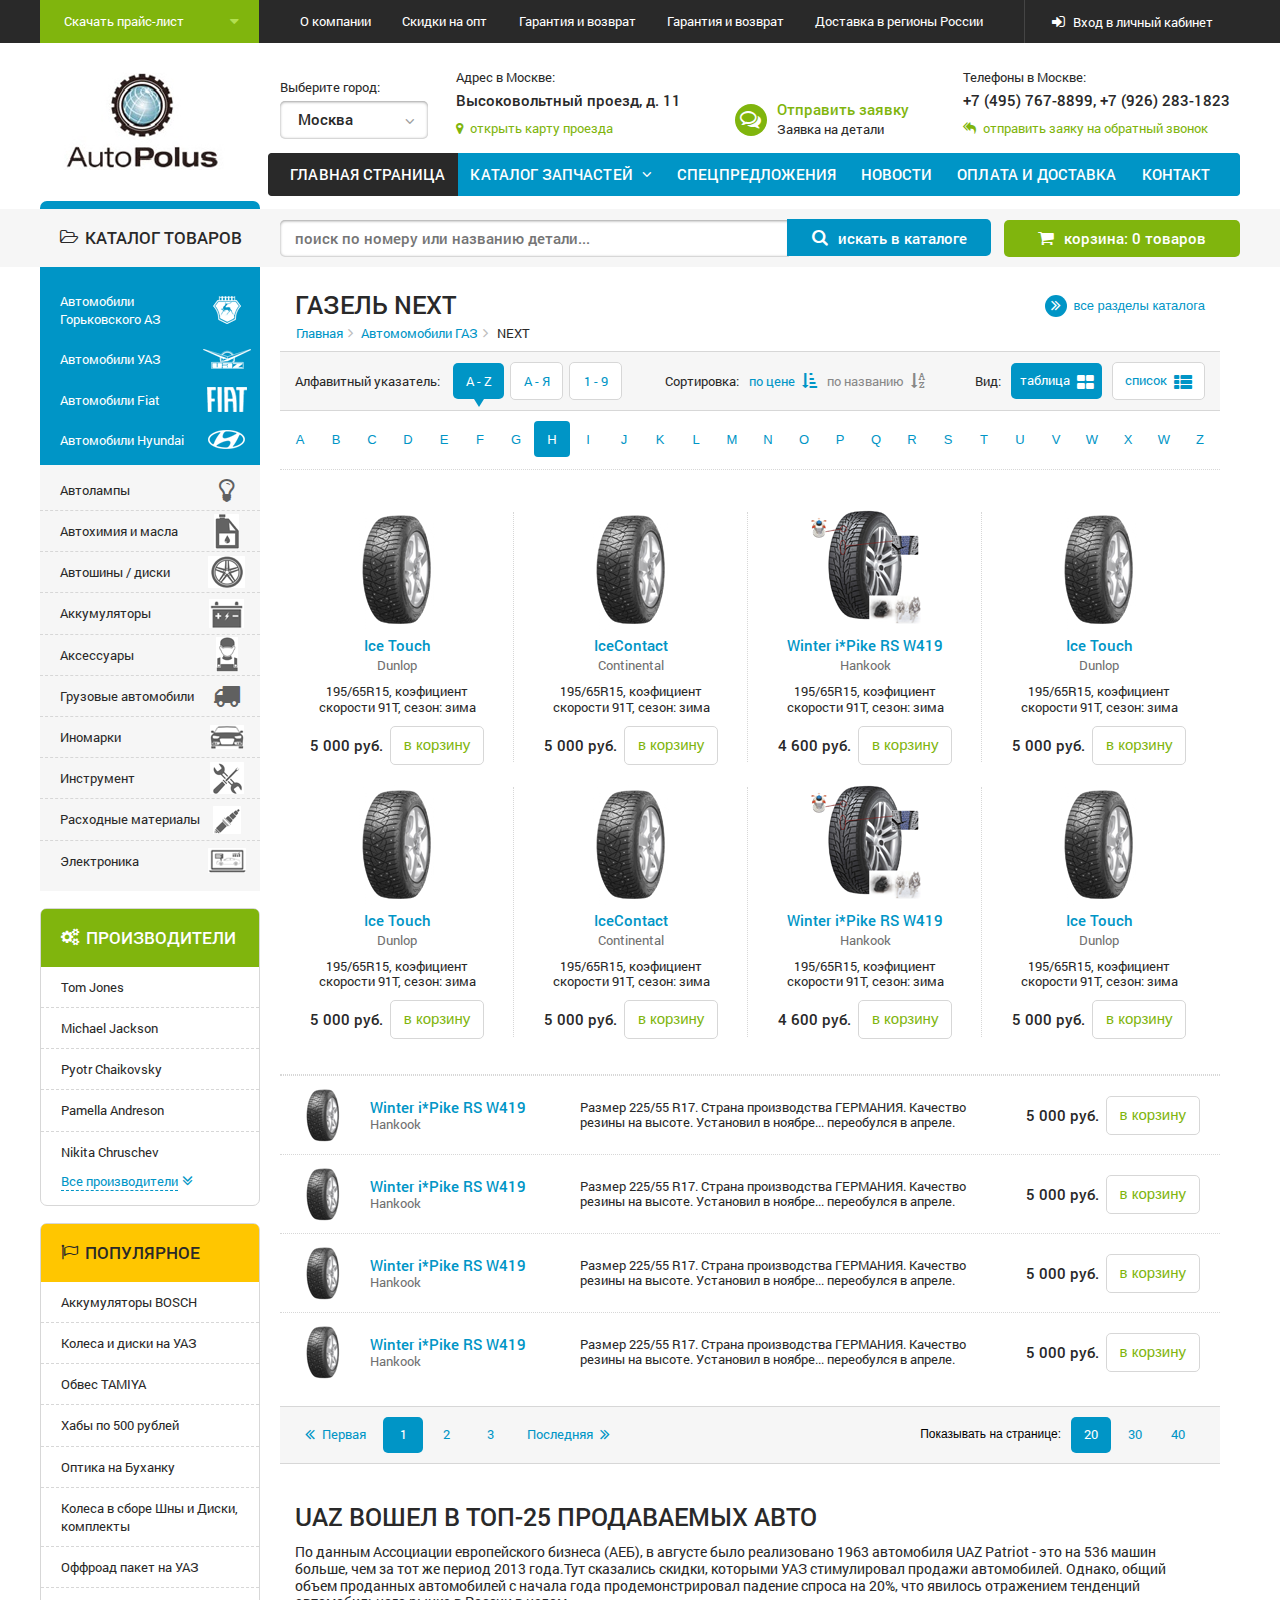
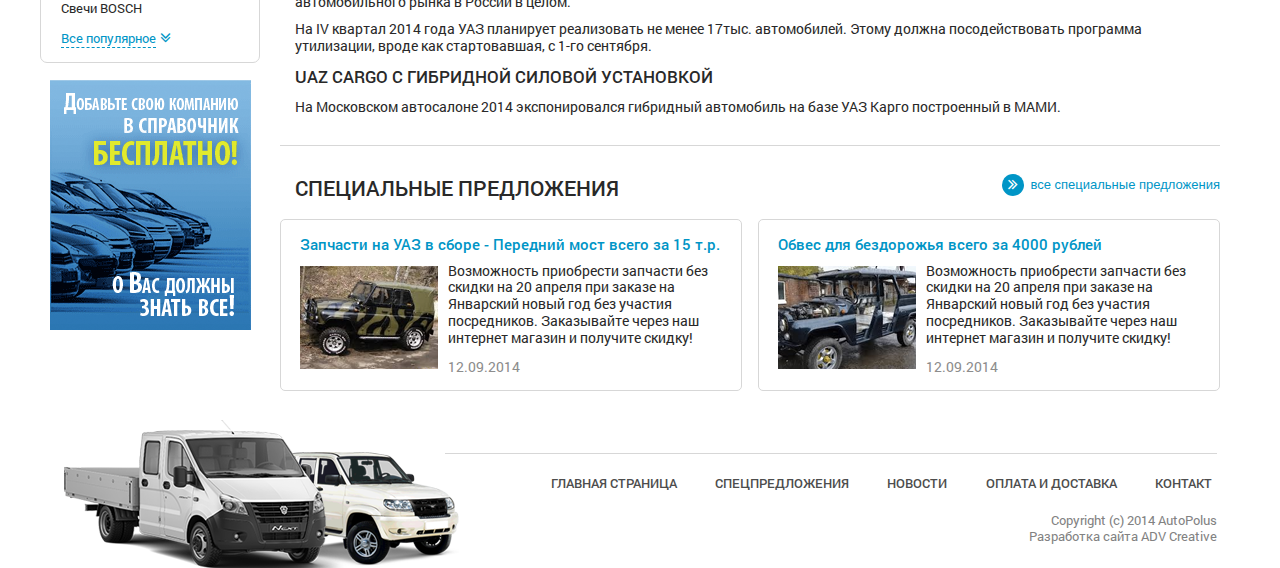
<file: 2level.html>
<!doctype html>
<html>
<head>
	<meta charset="utf-8">
	<title>Template</title>
	<meta name="viewport" content="initial-scale=1">
	<meta name="format-detection" content="telephone=no">
	<!-- <meta name="viewport" content="width=1200"> -->
	<link rel="stylesheet" media="all" href="css/screen.css" >
	<link rel="stylesheet" media="all" href="css/font-awesome.min.css" >
	<!--[if IE]><script src="js/html5shiv.js"></script><![endif]-->
</head>
<body>
<div class="overlay"></div>
<div class="js-popup">
	<div class="js-popup-style js-callback">
		<span class="js-close">x</span>
		<form action="">
			<span class="heading">Заявка на обратный звонок</span>
			<label for="">
				<span>Имя:</span>
				<input type="text">
			</label>
			<label for="">
				<span>Номер:</span>
				<input type="text">
			</label>
			<input type="submit" value="Отправить" class="popup-submit">
		</form>
	</div>
	<div class="js-popup-style js-request">
		<span class="js-close">x</span>
		<form action="">
			<span class="heading">Заявка на детали</span>
			<label for="">
				<span>Имя:</span>
				<input type="text">
			</label>
			<label for="">
				<span>Фамилия:</span>
				<input type="text">
			</label>
			<label for="">
				<span>E-mail:</span>
				<input type="text">
			</label>
			<label for="">
				<span>Контактный телефон:</span>
				<input type="text">
			</label>
			<div class="js-select-box">
				<span class="name">Область</span>
				<div class="select js-select">
					<span class="select__text js-select-text">Выберите из списка</span>
					<i class="fa fa-angle-down"></i>
					<input type="hidden" class="js-select-input" value="0">
					<ul class="select__list js-select-list">
						<li data-id="0">Москва</li>
						<li data-id="2">Одесса</li>
						<li data-id="3">Питер</li>
						<li data-id="4">Киев</li>
						<li data-id="4">Пушкино!</li>
					</ul>
				</div>
			</div>
			<label for="">
				<span>Город:</span>
				<input type="text">
			</label>
			<input type="submit" value="Отправить" class="popup-submit">
		</form>
	</div>
	<div class="js-popup-style js-map">
		<span class="js-close">x</span>
		<div class="map"></div>
	</div>
	<div class="js-popup-style js-login">
		<span class="js-close">x</span>
		<form action="">
			<span class="heading">Вход в личный кабинет</span>
			<label for="">
				<span>Логин:</span>
				<input type="text">
			</label>
			<label for="">
				<span>Пароль:</span>
				<input type="text">
			</label>
			<input type="submit" value="Войти" class="popup-submit">
		</form>
	</div>
</div>
<!-- BEGIN  out-->
<div class="out">
	<div class="header">
		<div class="header__top">
			<div class="inner">
				<div class="header__download">
					<a href="#" class="is-download"><span>Скачать прайс-лист</span><i class="fa fa-caret-down"></i></a>
					<ul>
						<li><a href="#"><span>Скачать прайс-лист1</span></a></li>
						<li><a href="#"><span>Скачать прайс-лист2</span></a></li>
						<li><a href="#"><span>Скачать прайс-лист3</span></a></li>
					</ul>
				</div>
				<ul class="top-nav">
					<li><a href="#">О компании</a></li>
					<li><a href="#">Скидки на опт</a></li>
					<li><a href="#">Гарантия и возврат</a></li>
					<li><a href="#">Гарантия и возврат</a></li>
					<li><a href="#">Доставка в регионы России</a></li>
				</ul>
				<div class="header__login">
					<a href="#"><i class="fa fa-sign-in"></i>Вход в личный кабинет</a>
				</div>
			</div>
		</div>
		<!--/header__top-->
		<div class="header__bottom">
			<div class="inner">				
				<a href="#" class="logo"><img src="img/logo.png" alt=""></a>
				<div class="contacts">
					<div class="city">
						<span class="contacts__title">Выберите город:</span>
						<div class="select js-select">
							<span class="select__text js-select-text">Москва</span>
							<i class="fa fa-angle-down"></i>
							<input type="hidden" class="js-select-input" value="0">
							<ul class="select__list js-select-list">
								<li data-id="0">Москва</li>
								<li data-id="2">Киев</li>
								<li data-id="3">Питер</li>
								<li data-id="4">Одесса</li>
							</ul>
						</div>
					</div>
					<div class="address">
						<span class="contacts__title">Адрес в Москве:</span>
						<p>Высоковольтный проезд, д. 11</p>
						<a href="#"><i class="fa fa-map-marker"></i>открыть карту проезда</a>
					</div>
					<div class="request">
						<i class="fa fa-comments-o"></i><a href="#"><span class="is-green">Отправить заявку</span></a>
						<span class="contacts__title">Заявка на детали</span>
					</div>
					<div class="callback">
						<span class="contacts__title">Телефоны в Москве:</span>
						<p>+7 (495) 767-8899, +7 (926) 283-1823</p>
						<a href="#"><i class="fa fa-mail-reply-all"></i>отправить заяку на обратный звонок</a>
					</div>
				</div>
				<ul class="nav">
					<li><a href="#" class="is-last">Контакт</a></li>
					<li><a href="#">Оплата и доставка</a></li>
					<li><a href="#">Новости</a></li>
					<li><a href="#">Спецпредложения</a></li>
					<li><a href="#" class="is-drop">Каталог запчастей<i class="fa fa-angle-down"></i></a>
						<ul class="nav__sub">
							<li><a href="#">Каталог запчастей</a></li>
							<li><a href="#">Каталог запчастей</a></li>
							<li><a href="#">Каталог запчастей</a></li>
							<li><a href="#">Каталог запчастей</a></li>
							<li><a href="#">Каталог запчастей</a></li>
						</ul>
					</li>
					<li><a href="#" class="is-first is-active">Главная страница</a></li>
				</ul>
			</div>
		</div>
		<!--/header__bottom-->
	</div>
	<div class="main">
		<div class="search">
			<div class="search__inner">
				<form action="">
					<input type="text" class="search__keyword" placeholder="поиск по номеру или названию детали...">
					<button class="search__submit"><i class="fa fa-search"></i><span>искать в каталоге</span></button>
					<a href="#" class="search__prod"><i class="fa fa-shopping-cart"></i><span>корзина: 0 товаров</span></a>
				</form>
			</div>
		</div>
		<!--/search-->
		<div class="main__inner">
			<div class="sidebar">
				<div class="sidebar__cars">
					<div class="sidebar__box is-blue">
						<span class="sidebar__title"><i class="fa fa-folder-open-o"></i><span>Каталог товаров</span></span>
						<ul class="sidebar__list sidebar__list_mod">
							<li><a href="#" class="logo-az">Автомобили <br>Горьковского АЗ<span><i></i></span></a></li>
							<li><a href="#" class="logo-uaz">Автомобили УАЗ<span><i></i></span></a></li>
							<li><a href="#" class="logo-fiat">Автомобили Fiat<span><i></i></span></a></li>
							<li><a href="#" class="logo-hyundai">Автомобили Hyundai<span><i></i></span></a></li>
						</ul>
						<ul class="sidebar__list sidebar__list_bg">
							<li><a href="#" class="is-first">Автолампы<span><i class="fa fa-lightbulb-o"></i></span></a></li>
							<li><a href="#" class="logo-chemistry">Автохимия и масла<span><i></i></span></a></li>
							<li><a href="#" class="logo-disc">Автошины / диски<span><i></i></span></a></li>
							<li><a href="#" class="logo-battery">Аккумуляторы<span><i></i></span></a></li>
							<li><a href="#" class="logo-accessories">Аксессуары<span><i></i></span></a></li>
							<li><a href="#" class="logo-kamaz">Грузовые автомобили<span><i class="fa fa-truck"></i></span></a></li>
							<li><a href="#" class="logo-foreign-car">Иномарки<span><i></i></span></a></li>
							<li><a href="#" class="logo-tools">Инструмент<span><i></i></span></a></li>
							<li><a href="#" class="logo-materials">Расходные материалы<span><i></i></span></a></li>
							<li><a href="#" class="logo-electronics">Электроника<span><i></i></span></a></li>
						</ul>
					</div>
					<div class="sidebar__box is-green">
						<span class="sidebar__title"><i class="fa fa-cogs"></i><span>Производители</span></span>
						<ul class="sidebar__list">
							<li><a href="#" class="is-first">Tom Jones</a></li>
							<li><a href="#">Michael Jackson</a></li>
							<li><a href="#">Pyotr Chaikovsky</a></li>
							<li><a href="#">Pamella Andreson</a></li>
							<li><a href="#">Nikita Chruschev</a></li>
						</ul>
						<a href="#" class="sidebar__more"><span>Все производители</span><i class="fa fa-angle-double-down"></i></a>
					</div>
					<div class="sidebar__box is-yellow">
						<span class="sidebar__title"><i class="fa fa-flag-o"></i><span>Популярное</span></span>
						<ul class="sidebar__list">
							<li><a href="#" class="is-first">Аккумуляторы BOSCH</a></li>
							<li><a href="#">Колеса и диски на УАЗ</a></li>
							<li><a href="#">Обвес TAMIYA</a></li>
							<li><a href="#">Хабы по 500 рублей</a></li>
							<li><a href="#">Оптика на Буханку</a></li>
							<li><a href="#">Колеса в сборе Шны и Диски, комплекты</a></li>
							<li><a href="#">Оффроад пакет на УАЗ</a></li>
							<li><a href="#">Свечи BOSCH</a></li>
						</ul>
						<a href="#" class="sidebar__more"><span>Все популярное</span><i class="fa fa-angle-double-down"></i></a>
					</div>
					<a href="#" class="sidebar__banner"><img src="img/sidebar-banner.png" alt=""></a>
				</div>
			</div>
			<!--/sidebar-->
			<div class="content content_mod">
				<div class="content__top">
					<a href="#" class="more"><span class="more__icon"><i class="fa fa-angle-double-right"></i></span><span>все разделы каталога</span></a>
					<span class="heading">Газель Next</span>
					<ul class="way">
						<li><a href="#">Главная</a></li>
						<li><a href="#">Автомомобили ГАЗ</a></li>
						<li class="is-active"><a href="#">NEXT</a></li>
					</ul>
				</div>
				<div class="alphabet">
					<div class="alphabet__top">
						<div class="alphabet__left">
							<span class="alphabet__label">Алфавитный указатель:                         </span>
							<ul class="alphabet__list">
								<li>
									<a href="#" class="is-active"><span>A - Z</span></a>
								</li>
								<li>
									<a href="#"><span>А - Я</span></a>
								</li>
								<li>
									<a href="#"><span>1 - 9</span></a>
								</li>
							</ul>
						</div>
						<div class="alphabet__center">
							<span class="alphabet__label">Сортировка:</span>
							<a href="#" class="alphabet__link is-active"><span>по цене</span><i class="fa fa-sort-amount-asc"></i></a>
							<a href="#" class="alphabet__link"><span>по названию</span><i class="fa fa-sort-alpha-asc"></i></a>
						</div>
						<div class="alphabet__right">
							<span class="alphabet__label">Вид:</span>
							<a href="#" class="alphabet__button is-active"><span>таблица</span><i class="fa fa-th-large"></i></a>
							<a href="#" class="alphabet__button"><span>список</span><i class="fa fa-th-list"></i></a>
						</div>
					</div>
					<div class="alphabet__bottom">
						<ul>
							<li><a href="#" class="alphabet__item"><span>a</span></a></li>
							<li><a href="#" class="alphabet__item"><span>b</span></a></li>
							<li><a href="#" class="alphabet__item"><span>c</span></a></li>
							<li><a href="#" class="alphabet__item"><span>d</span></a></li>
							<li><a href="#" class="alphabet__item"><span>e</span></a></li>
							<li><a href="#" class="alphabet__item"><span>f</span></a></li>
							<li><a href="#" class="alphabet__item"><span>g</span></a></li>
							<li><a href="#" class="alphabet__item is-active"><span>h</span></a></li>
							<li><a href="#" class="alphabet__item"><span>i</span></a></li>
							<li><a href="#" class="alphabet__item"><span>j</span></a></li>
							<li><a href="#" class="alphabet__item"><span>k</span></a></li>
							<li><a href="#" class="alphabet__item"><span>l</span></a></li>
							<li><a href="#" class="alphabet__item"><span>m</span></a></li>
							<li><a href="#" class="alphabet__item"><span>n</span></a></li>
							<li><a href="#" class="alphabet__item"><span>o</span></a></li>
							<li><a href="#" class="alphabet__item"><span>p</span></a></li>
							<li><a href="#" class="alphabet__item"><span>q</span></a></li>
							<li><a href="#" class="alphabet__item"><span>r</span></a></li>
							<li><a href="#" class="alphabet__item"><span>s</span></a></li>
							<li><a href="#" class="alphabet__item"><span>t</span></a></li>
							<li><a href="#" class="alphabet__item"><span>u</span></a></li>
							<li><a href="#" class="alphabet__item"><span>v</span></a></li>
							<li><a href="#" class="alphabet__item"><span>w</span></a></li>
							<li><a href="#" class="alphabet__item"><span>x</span></a></li>
							<li><a href="#" class="alphabet__item"><span>w</span></a></li>
							<li><a href="#" class="alphabet__item"><span>z</span></a></li>
						</ul>
					</div>
				</div>
				<div class="similar similar_mod">
					<div class="similar__item similar__item_mod">
						<div class="similar__img">
							<img src="img/items/ice-touch.png" alt="">
						</div>
						<a href="#" class="name">Ice Touch</a>
						<span class="comp">Dunlop</span>
						<p>195/65R15, коэфициент скорости 91T, сезон: зима</p>
						<div class="similar__bot">
							<span class="price">5 000 руб.</span>
							<a href="#" class="btn-cart">в корзину</a>
						</div>
					</div>
					<div class="similar__item similar__item_mod">
						<div class="similar__img">
							<img src="img/items/ice-touch.png" alt="">
						</div>
						<a href="#" class="name">IceContact</a>
						<span class="comp">Continental</span>
						<p>195/65R15, коэфициент скорости 91T, сезон: зима</p>
						<div class="similar__bot">
							<span class="price">5 000 руб.</span>
							<a href="#" class="btn-cart">в корзину</a>
						</div>
					</div>
					<div class="similar__item similar__item_mod">
						<div class="similar__img">
							<img src="img/items/winter-pike.png" alt="">
						</div>
						<a href="#" class="name">Winter i*Pike RS W419</a>
						<span class="comp">Hankook</span>
						<p>195/65R15, коэфициент скорости 91T, сезон: зима</p>
						<div class="similar__bot">
							<span class="price">4 600 руб.</span>
							<a href="#" class="btn-cart">в корзину</a>
						</div>
					</div>
					<div class="similar__item">
						<div class="similar__img">
							<img src="img/items/ice-touch.png" alt="">
						</div>
						<a href="#" class="name">Ice Touch</a>
						<span class="comp">Dunlop</span>
						<p>195/65R15, коэфициент скорости 91T, сезон: зима</p>
						<div class="similar__bot">
							<span class="price">5 000 руб.</span>
							<a href="#" class="btn-cart">в корзину</a>
						</div>
					</div>
					<div class="similar__item similar__item_mod">
						<div class="similar__img">
							<img src="img/items/ice-touch.png" alt="">
						</div>
						<a href="#" class="name">Ice Touch</a>
						<span class="comp">Dunlop</span>
						<p>195/65R15, коэфициент скорости 91T, сезон: зима</p>
						<div class="similar__bot">
							<span class="price">5 000 руб.</span>
							<a href="#" class="btn-cart">в корзину</a>
						</div>
					</div>
					<div class="similar__item similar__item_mod">
						<div class="similar__img">
							<img src="img/items/ice-touch.png" alt="">
						</div>
						<a href="#" class="name">IceContact</a>
						<span class="comp">Continental</span>
						<p>195/65R15, коэфициент скорости 91T, сезон: зима</p>
						<div class="similar__bot">
							<span class="price">5 000 руб.</span>
							<a href="#" class="btn-cart">в корзину</a>
						</div>
					</div>
					<div class="similar__item similar__item_mod">
						<div class="similar__img">
							<img src="img/items/winter-pike.png" alt="">
						</div>
						<a href="#" class="name">Winter i*Pike RS W419</a>
						<span class="comp">Hankook</span>
						<p>195/65R15, коэфициент скорости 91T, сезон: зима</p>
						<div class="similar__bot">
							<span class="price">4 600 руб.</span>
							<a href="#" class="btn-cart">в корзину</a>
						</div>
					</div>
					<div class="similar__item">
						<div class="similar__img">
							<img src="img/items/ice-touch.png" alt="">
						</div>
						<a href="#" class="name">Ice Touch</a>
						<span class="comp">Dunlop</span>
						<p>195/65R15, коэфициент скорости 91T, сезон: зима</p>
						<div class="similar__bot">
							<span class="price">5 000 руб.</span>
							<a href="#" class="btn-cart">в корзину</a>
						</div>
					</div>
				</div>
				<!--/similar-->
				<div class="cart-box cart-box_mod">
					<div class="cart-item cart-item_mod">
						<div class="left">
							<div class="img"><img src="img/cart-img.png" alt=""></div>
							<p><a href="#">Winter i*Pike RS W419</a>
							<span>Hankook</span></p>
						</div>
						<p class="center">Размер 225/55 R17. Страна производства ГЕРМАНИЯ. Качество резины на высоте. Установил в ноябре... переобулся в апреле.</p>
						<div class="right">
							<span class="char__label">5 000 руб.</span>
							<a href="#" class="btn-cart">в корзину</a>
						</div>
					</div>
					<div class="cart-item cart-item_mod">
						<div class="left">
							<div class="img"><img src="img/cart-img.png" alt=""></div>
							<p><a href="#">Winter i*Pike RS W419</a>
							<span>Hankook</span></p>
						</div>
						<p class="center">Размер 225/55 R17. Страна производства ГЕРМАНИЯ. Качество резины на высоте. Установил в ноябре... переобулся в апреле.</p>
						<div class="right">
							<span class="char__label">5 000 руб.</span>
							<a href="#" class="btn-cart">в корзину</a>
						</div>
					</div>
					<div class="cart-item cart-item_mod">
						<div class="left">
							<div class="img"><img src="img/cart-img.png" alt=""></div>
							<p><a href="#">Winter i*Pike RS W419</a>
							<span>Hankook</span></p>
						</div>
						<p class="center">Размер 225/55 R17. Страна производства ГЕРМАНИЯ. Качество резины на высоте. Установил в ноябре... переобулся в апреле.</p>
						<div class="right">
							<span class="char__label">5 000 руб.</span>
							<a href="#" class="btn-cart">в корзину</a>
						</div>
					</div>
					<div class="cart-item cart-item_mod">
						<div class="left">
							<div class="img"><img src="img/cart-img.png" alt=""></div>
							<p><a href="#">Winter i*Pike RS W419</a>
							<span>Hankook</span></p>
						</div>
						<p class="center">Размер 225/55 R17. Страна производства ГЕРМАНИЯ. Качество резины на высоте. Установил в ноябре... переобулся в апреле.</p>
						<div class="right">
							<span class="char__label">5 000 руб.</span>
							<a href="#" class="btn-cart">в корзину</a>
						</div>
					</div>
				</div>
				<!--/cart-box-->
				<div class="pages">
					<div class="pages__left">
						<a href="#" class="pages__prev"><i class="fa fa-angle-double-left"></i><span>Первая</span></a>
						<ul>
							<li><a href="#" class="is-active"><span>1</span></a></li>
							<li><a href="#"><span>2</span></a></li>
							<li><a href="#"><span>3</span></a></li>
						</ul>
						<a href="#" class="pages__next"><span>Последняя</span><i class="fa fa-angle-double-right"></i></a>
					</div>
					<div class="pages__right">
						<span class="pages__label">Показывать на странице:</span>
						<ul>
							<li><a href="#" class="is-active"><span>20</span></a></li>
							<li><a href="#"><span>30</span></a></li>
							<li><a href="#"><span>40</span></a></li>
						</ul>
					</div>
				</div>
				<!--/pages-->
				<div class="text-box">
					<h1>UAZ вошел в ТОП-25 продаваемых авто</h1>
					<p>По данным Ассоциации европейского бизнеса (АЕБ), в августе было реализовано 1963 автомобиля UAZ Patriot - это на 536 машин больше, чем за тот же период 2013 года.Тут сказались скидки, которыми УАЗ стимулировал продажи автомобилей. Однако, общий объем проданных автомобилей с начала года продемонстрировал падение спроса на 20%, что явилось отражением тенденций автомобильного рынка в России в целом.</p>
					<p>На IV квартал 2014 года УАЗ планирует реализовать не менее 17тыс. автомобилей. Этому должна посодействовать программа утилизации, вроде как стартовавшая, с 1-го сентября.</p>
					<h3>UAZ Cargo с гибридной силовой установкой</h3>
					<p>На Московском автосалоне 2014 экспонировался гибридный автомобиль на базе УАЗ Карго построенный в МАМИ.</p>
				</div>
				<!--/text-box-->
				<div class="items">
					<a href="#" class="more"><span class="more__icon"><i class="fa fa-angle-double-right"></i></span><span>все специальные предложения</span></a>
					<h2>Специальные предложения</h2>
					<div class="items__box">
						<a href="#" class="item">
							<span class="item__title">Запчасти на УАЗ в сборе - Передний мост всего за 15 т.р.</span>
							<img src="img/item-1.png" alt="" class="item__img">
							<p>Возможность приобрести запчасти без скидки на 20 апреля при заказе на Январский новый год без участия посредников. Заказывайте через наш интернет магазин и получите скидку! </p>
							<span class="item__date">12.09.2014</span>
						</a>
						<a href="#" class="item">
							<span class="item__title">Обвес для бездорожья всего за 4000 рублей</span>
							<img src="img/item-2.png" alt="" class="item__img">
							<p>Возможность приобрести запчасти без скидки на 20 апреля при заказе на Январский новый год без участия посредников. Заказывайте через наш интернет магазин и получите скидку! </p>
							<span class="item__date">12.09.2014</span>
						</a>
					</div>
				</div>
				<!--/items-->
			</div>
		</div>
	</div>
	<div class="footer">
		<div class="footer__inner">
			<div class="footer__bottom">
				<ul class="footer__menu">
					<li><a href="#">Главная страница</a></li>
					<li><a href="#">Спецпредложения</a></li>
					<li><a href="#">Новости</a></li>
					<li><a href="#">Оплата и доставка</a></li>
					<li><a href="#">Контакт</a></li>
				</ul>
				<p class="copyright">Copyright (c) 2014 AutoPolus <br>Разработка сайта ADV Creative</p>
			</div>
		</div>
	</div>
</div>
<!-- END out-->
<!-- load scripts -->
<script type="text/javascript" src="js/lib/jquery.js"></script>
<script type="text/javascript" src="js/lib/cycle.js"></script>
<script type="text/javascript" src="js/lib/cycle.carousel.js"></script>
<script type="text/javascript" src="js/common.js"></script>
<script type="text/javascript" src="js/lib/head.js"></script>
</body>
</html>
</file>
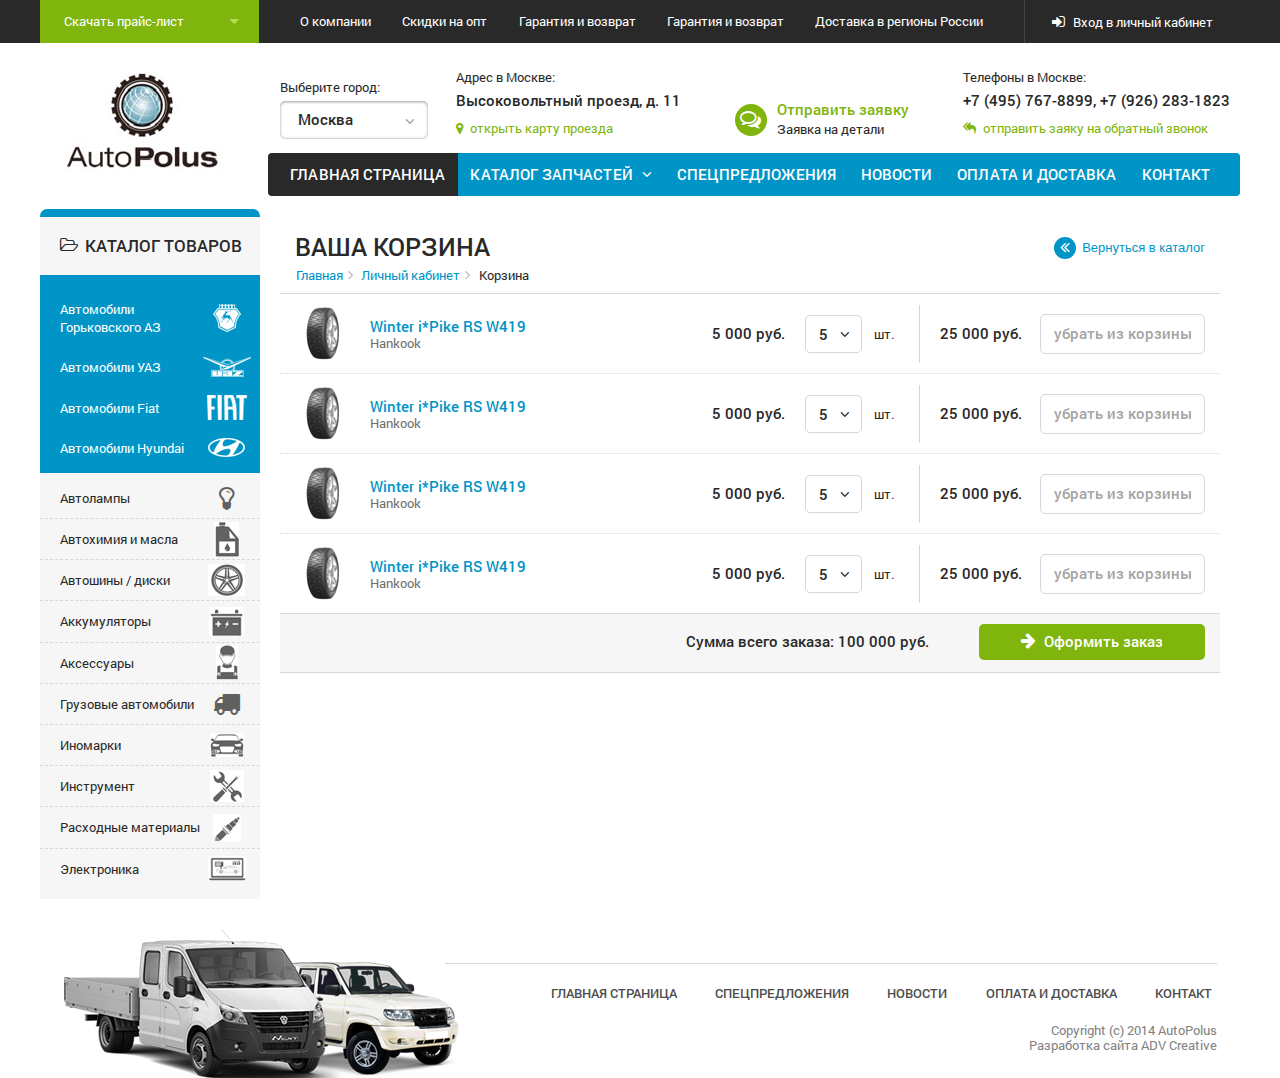
<file: cart.html>
<!doctype html>
<html>
<head>
	<meta charset="utf-8">
	<title>Template</title>
	<meta name="viewport" content="initial-scale=1">
	<meta name="format-detection" content="telephone=no">
	<!-- <meta name="viewport" content="width=1200"> -->
	<link rel="stylesheet" media="all" href="css/screen.css" >
	<link rel="stylesheet" media="all" href="css/font-awesome.min.css" >
	<!--[if IE]><script src="js/html5shiv.js"></script><![endif]-->
</head>
<body>
<div class="overlay"></div>
<div class="js-popup">
	<div class="js-popup-style js-callback">
		<span class="js-close">x</span>
		<form action="">
			<span class="heading">Заявка на обратный звонок</span>
			<label for="">
				<span>Имя:</span>
				<input type="text">
			</label>
			<label for="">
				<span>Номер:</span>
				<input type="text">
			</label>
			<input type="submit" value="Отправить" class="popup-submit">
		</form>
	</div>
	<div class="js-popup-style js-request">
		<span class="js-close">x</span>
		<form action="">
			<span class="heading">Заявка на детали</span>
			<label for="">
				<span>Имя:</span>
				<input type="text">
			</label>
			<label for="">
				<span>Фамилия:</span>
				<input type="text">
			</label>
			<label for="">
				<span>E-mail:</span>
				<input type="text">
			</label>
			<label for="">
				<span>Контактный телефон:</span>
				<input type="text">
			</label>
			<div class="js-select-box">
				<span class="name">Область</span>
				<div class="select js-select">
					<span class="select__text js-select-text">Выберите из списка</span>
					<i class="fa fa-angle-down"></i>
					<input type="hidden" class="js-select-input" value="0">
					<ul class="select__list js-select-list">
						<li data-id="0">Москва</li>
						<li data-id="2">Одесса</li>
						<li data-id="3">Питер</li>
						<li data-id="4">Киев</li>
						<li data-id="4">Пушкино!</li>
					</ul>
				</div>
			</div>
			<label for="">
				<span>Город:</span>
				<input type="text">
			</label>
			<input type="submit" value="Отправить" class="popup-submit">
		</form>
	</div>
	<div class="js-popup-style js-map">
		<span class="js-close">x</span>
		<div class="map"></div>
	</div>
	<div class="js-popup-style js-login">
		<span class="js-close">x</span>
		<form action="">
			<span class="heading">Вход в личный кабинет</span>
			<label for="">
				<span>Логин:</span>
				<input type="text">
			</label>
			<label for="">
				<span>Пароль:</span>
				<input type="text">
			</label>
			<input type="submit" value="Войти" class="popup-submit">
		</form>
	</div>
</div>
<!-- BEGIN  out-->
<div class="out">
	<div class="header">
		<div class="header__top">
			<div class="inner">
				<div class="header__download">
					<a href="#" class="is-download"><span>Скачать прайс-лист</span><i class="fa fa-caret-down"></i></a>
					<ul>
						<li><a href="#"><span>Скачать прайс-лист1</span></a></li>
						<li><a href="#"><span>Скачать прайс-лист2</span></a></li>
						<li><a href="#"><span>Скачать прайс-лист3</span></a></li>
					</ul>
				</div>
				<ul class="top-nav">
					<li><a href="#">О компании</a></li>
					<li><a href="#">Скидки на опт</a></li>
					<li><a href="#">Гарантия и возврат</a></li>
					<li><a href="#">Гарантия и возврат</a></li>
					<li><a href="#">Доставка в регионы России</a></li>
				</ul>
				<div class="header__login">
					<a href="#"><i class="fa fa-sign-in"></i>Вход в личный кабинет</a>
				</div>
			</div>
		</div>
		<!--/header__top-->
		<div class="header__bottom">
			<div class="inner">				
				<a href="#" class="logo"><img src="img/logo.png" alt=""></a>
				<div class="contacts">
					<div class="city">
						<span class="contacts__title">Выберите город:</span>
						<div class="select js-select">
							<span class="select__text js-select-text">Москва</span>
							<i class="fa fa-angle-down"></i>
							<input type="hidden" class="js-select-input" value="0">
							<ul class="select__list js-select-list">
								<li data-id="0">Москва</li>
								<li data-id="2">Киев</li>
								<li data-id="3">Питер</li>
								<li data-id="4">Одесса</li>
							</ul>
						</div>
					</div>
					<div class="address">
						<span class="contacts__title">Адрес в Москве:</span>
						<p>Высоковольтный проезд, д. 11</p>
						<a href="#"><i class="fa fa-map-marker"></i>открыть карту проезда</a>
					</div>
					<div class="request">
						<i class="fa fa-comments-o"></i><a href="#"><span class="is-green">Отправить заявку</span></a>
						<span class="contacts__title">Заявка на детали</span>
					</div>
					<div class="callback">
						<span class="contacts__title">Телефоны в Москве:</span>
						<p>+7 (495) 767-8899, +7 (926) 283-1823</p>
						<a href="#"><i class="fa fa-mail-reply-all"></i>отправить заяку на обратный звонок</a>
					</div>
				</div>
				<ul class="nav">
					<li><a href="#" class="is-last">Контакт</a></li>
					<li><a href="#">Оплата и доставка</a></li>
					<li><a href="#">Новости</a></li>
					<li><a href="#">Спецпредложения</a></li>
					<li><a href="#" class="is-drop">Каталог запчастей<i class="fa fa-angle-down"></i></a>
						<ul class="nav__sub">
							<li><a href="#">Каталог запчастей</a></li>
							<li><a href="#">Каталог запчастей</a></li>
							<li><a href="#">Каталог запчастей</a></li>
							<li><a href="#">Каталог запчастей</a></li>
							<li><a href="#">Каталог запчастей</a></li>
						</ul>
					</li>
					<li><a href="#" class="is-first is-active">Главная страница</a></li>
				</ul>
			</div>
		</div>
		<!--/header__bottom-->
	</div>
	<div class="main">
		<div class="main__inner">
			<div class="sidebar sidebar-in">
				<div class="sidebar__cars">
					<div class="sidebar__box is-blue">
						<span class="sidebar__title"><i class="fa fa-folder-open-o"></i><span>Каталог товаров</span></span>
						<ul class="sidebar__list sidebar__list_mod">
							<li><a href="#" class="logo-az">Автомобили <br>Горьковского АЗ<span><i></i></span></a></li>
							<li><a href="#" class="logo-uaz">Автомобили УАЗ<span><i></i></span></a></li>
							<li><a href="#" class="logo-fiat">Автомобили Fiat<span><i></i></span></a></li>
							<li><a href="#" class="logo-hyundai">Автомобили Hyundai<span><i></i></span></a></li>
						</ul>
						<ul class="sidebar__list sidebar__list_bg">
							<li><a href="#" class="is-first">Автолампы<span><i class="fa fa-lightbulb-o"></i></span></a></li>
							<li><a href="#" class="logo-chemistry">Автохимия и масла<span><i></i></span></a></li>
							<li><a href="#" class="logo-disc">Автошины / диски<span><i></i></span></a></li>
							<li><a href="#" class="logo-battery">Аккумуляторы<span><i></i></span></a></li>
							<li><a href="#" class="logo-accessories">Аксессуары<span><i></i></span></a></li>
							<li><a href="#" class="logo-kamaz">Грузовые автомобили<span><i class="fa fa-truck"></i></span></a></li>
							<li><a href="#" class="logo-foreign-car">Иномарки<span><i></i></span></a></li>
							<li><a href="#" class="logo-tools">Инструмент<span><i></i></span></a></li>
							<li><a href="#" class="logo-materials">Расходные материалы<span><i></i></span></a></li>
							<li><a href="#" class="logo-electronics">Электроника<span><i></i></span></a></li>
						</ul>
					</div>
				</div>
			</div>
			<!--/sidebar-->
			<div class="content content_mod">
				<div class="content__top">
					<a href="#" class="more"><span class="more__icon"><i class="fa fa-angle-double-left"></i></span><span>Вернуться в каталог</span></a>
					<h1>Ваша корзина</h1>
					<ul class="way">
						<li><a href="#">Главная</a></li>
						<li><a href="#">Личный кабинет</a></li>
						<li class="is-active"><a href="#">Корзина</a></li>
					</ul>
				</div>
				<div class="cart-box">
					<div class="cart-item is-first">
						<div class="left">
							<div class="img"><img src="img/cart-img.png" alt=""></div>
							<p><a href="#">Winter i*Pike RS W419</a>
							<span>Hankook</span></p>
						</div>
						<div class="right">
							<form action="">
								<span class="char__label">5 000 руб.</span>
								<div class="select js-select">
									<span class="select__text js-select-text">5</span>
									<i class="fa fa-angle-down"></i>
									<input type="hidden" class="js-select-input" value="0">
									<ul class="select__list js-select-list">
										<li data-id="0">5</li>
										<li data-id="2">10</li>
										<li data-id="3">25</li>
										<li data-id="4">50</li>
										<li data-id="5">100</li>
									</ul>
								</div>
								<span class="char__it">шт.</span>
							</form>
							<div class="delete">
								<span class="price">25 000 руб.</span>
								<a href="#" class="btn-delete"><span>убрать из корзины</span></a>
							</div>
						</div>
					</div>
					<div class="cart-item">
						<div class="left">
							<div class="img"><img src="img/cart-img.png" alt=""></div>
							<p><a href="#">Winter i*Pike RS W419</a>
							<span>Hankook</span></p>
						</div>
						<div class="right">
							<form action="">
								<span class="char__label">5 000 руб.</span>
								<div class="select js-select">
									<span class="select__text js-select-text">5</span>
									<i class="fa fa-angle-down"></i>
									<input type="hidden" class="js-select-input" value="0">
									<ul class="select__list js-select-list">
										<li data-id="0">5</li>
										<li data-id="2">10</li>
										<li data-id="3">25</li>
										<li data-id="4">50</li>
										<li data-id="5">100</li>
									</ul>
								</div>
								<span class="char__it">шт.</span>
							</form>
							<div class="delete">
								<span class="price">25 000 руб.</span>
								<a href="#" class="btn-delete"><span>убрать из корзины</span></a>
							</div>
						</div>
					</div>
					<div class="cart-item">
						<div class="left">
							<div class="img"><img src="img/cart-img.png" alt=""></div>
							<p><a href="#">Winter i*Pike RS W419</a>
							<span>Hankook</span></p>
						</div>
						<div class="right">
							<form action="">
								<span class="char__label">5 000 руб.</span>
								<div class="select js-select">
									<span class="select__text js-select-text">5</span>
									<i class="fa fa-angle-down"></i>
									<input type="hidden" class="js-select-input" value="0">
									<ul class="select__list js-select-list">
										<li data-id="0">5</li>
										<li data-id="2">10</li>
										<li data-id="3">25</li>
										<li data-id="4">50</li>
										<li data-id="5">100</li>
									</ul>
								</div>
								<span class="char__it">шт.</span>
							</form>
							<div class="delete">
								<span class="price">25 000 руб.</span>
								<a href="#" class="btn-delete"><span>убрать из корзины</span></a>
							</div>
						</div>
					</div>
					<div class="cart-item">
						<div class="left">
							<div class="img"><img src="img/cart-img.png" alt=""></div>
							<p><a href="#">Winter i*Pike RS W419</a>
							<span>Hankook</span></p>
						</div>
						<div class="right">
							<form action="">
								<span class="char__label">5 000 руб.</span>
								<div class="select js-select">
									<span class="select__text js-select-text">5</span>
									<i class="fa fa-angle-down"></i>
									<input type="hidden" class="js-select-input" value="0">
									<ul class="select__list js-select-list">
										<li data-id="0">5</li>
										<li data-id="2">10</li>
										<li data-id="3">25</li>
										<li data-id="4">50</li>
										<li data-id="5">100</li>
									</ul>
								</div>
								<span class="char__it">шт.</span>
							</form>
							<div class="delete">
								<span class="price">25 000 руб.</span>
								<a href="#" class="btn-delete"><span>убрать из корзины</span></a>
							</div>
						</div>
					</div>
				</div>
				<div class="cart-bottom">
					<h3>Сумма всего заказа: 100 000 руб.</h3>
					<a href="#" class="btn-order"><i class="fa fa-arrow-right"></i><span>Оформить заказ</span></a>
				</div>
			</div>
		</div>
	</div>
	<div class="footer">
		<div class="footer__inner">
			<div class="footer__bottom">
				<ul class="footer__menu">
					<li><a href="#">Главная страница</a></li>
					<li><a href="#">Спецпредложения</a></li>
					<li><a href="#">Новости</a></li>
					<li><a href="#">Оплата и доставка</a></li>
					<li><a href="#">Контакт</a></li>
				</ul>
				<p class="copyright">Copyright (c) 2014 AutoPolus <br>Разработка сайта ADV Creative</p>
			</div>
		</div>
	</div>
</div>
<!-- END out-->
<!-- load scripts -->
<script type="text/javascript" src="js/lib/jquery.js"></script>
<script type="text/javascript" src="js/lib/cycle.js"></script>
<script type="text/javascript" src="js/lib/cycle.carousel.js"></script>
<script type="text/javascript" src="js/common.js"></script>
<script type="text/javascript" src="js/lib/head.js"></script>
</body>
</html>
</file>
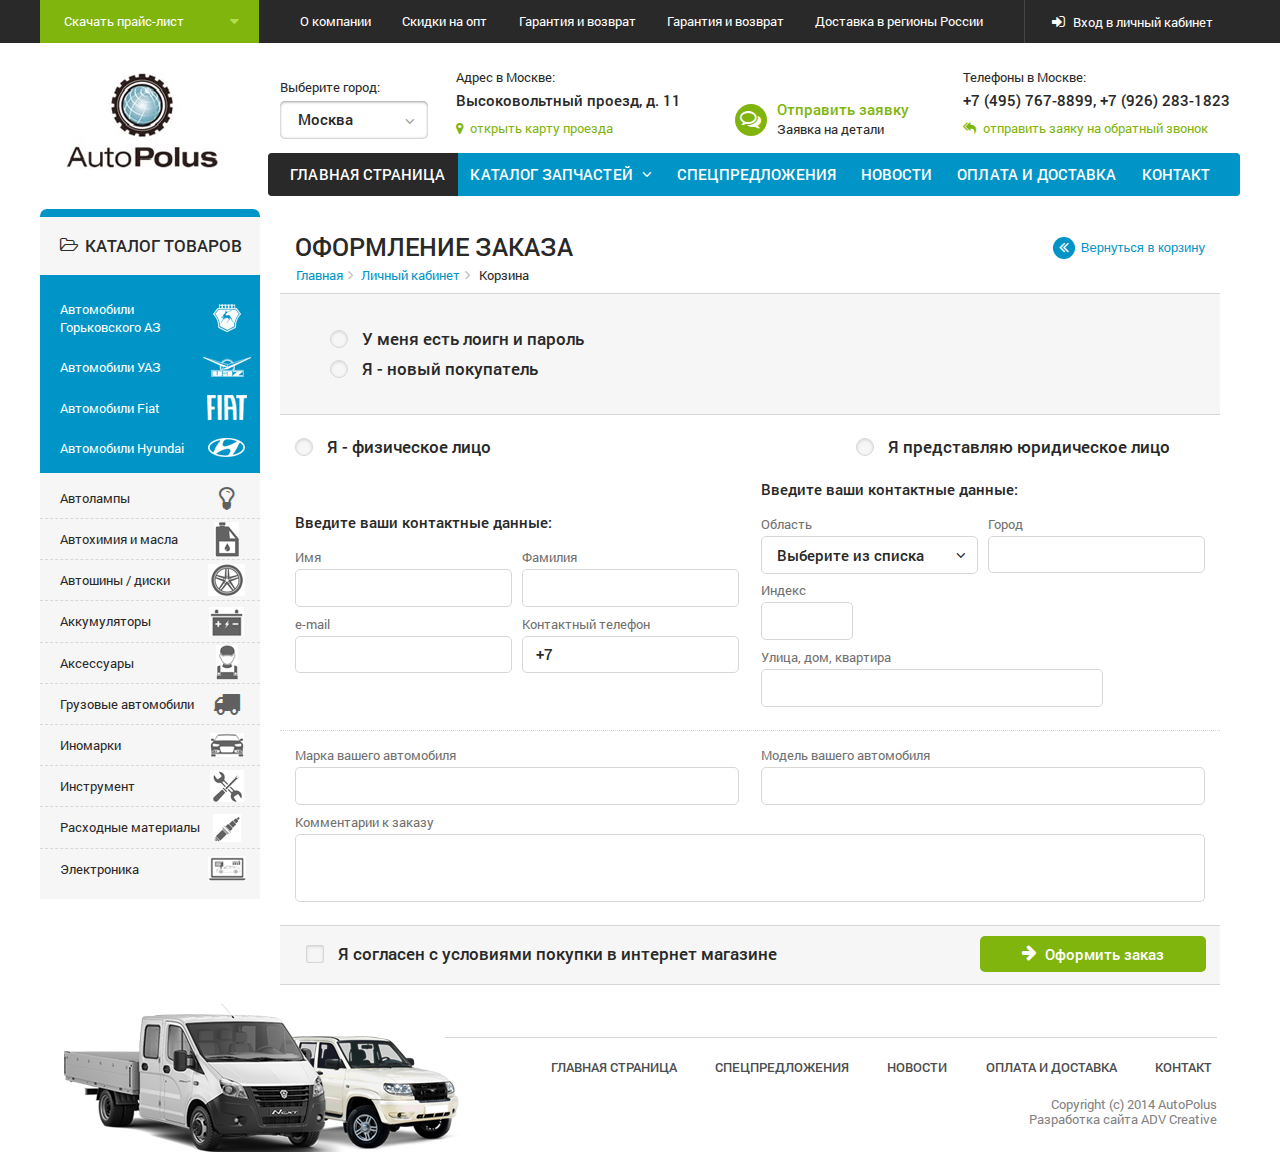
<file: checkout.html>
<!doctype html>
<html>
<head>
	<meta charset="utf-8">
	<title>Template</title>
	<meta name="viewport" content="initial-scale=1">
	<meta name="format-detection" content="telephone=no">
	<!-- <meta name="viewport" content="width=1200"> -->
	<link rel="stylesheet" media="all" href="css/screen.css" >
	<link rel="stylesheet" media="all" href="css/font-awesome.min.css" >
	<!--[if IE]><script src="js/html5shiv.js"></script><![endif]-->
</head>
<body>
<div class="overlay"></div>
<div class="js-popup">
	<div class="js-popup-style js-callback">
		<span class="js-close">x</span>
		<form action="">
			<span class="heading">Заявка на обратный звонок</span>
			<label for="">
				<span>Имя:</span>
				<input type="text">
			</label>
			<label for="">
				<span>Номер:</span>
				<input type="text">
			</label>
			<input type="submit" value="Отправить" class="popup-submit">
		</form>
	</div>
	<div class="js-popup-style js-request">
		<span class="js-close">x</span>
		<form action="">
			<span class="heading">Заявка на детали</span>
			<label for="">
				<span>Имя:</span>
				<input type="text">
			</label>
			<label for="">
				<span>Фамилия:</span>
				<input type="text">
			</label>
			<label for="">
				<span>E-mail:</span>
				<input type="text">
			</label>
			<label for="">
				<span>Контактный телефон:</span>
				<input type="text">
			</label>
			<div class="js-select-box">
				<span class="name">Область</span>
				<div class="select js-select">
					<span class="select__text js-select-text">Выберите из списка</span>
					<i class="fa fa-angle-down"></i>
					<input type="hidden" class="js-select-input" value="0">
					<ul class="select__list js-select-list">
						<li data-id="0">Москва</li>
						<li data-id="2">Одесса</li>
						<li data-id="3">Питер</li>
						<li data-id="4">Киев</li>
						<li data-id="4">Пушкино!</li>
					</ul>
				</div>
			</div>
			<label for="">
				<span>Город:</span>
				<input type="text">
			</label>
			<input type="submit" value="Отправить" class="popup-submit">
		</form>
	</div>
	<div class="js-popup-style js-map">
		<span class="js-close">x</span>
		<div class="map"></div>
	</div>
	<div class="js-popup-style js-login">
		<span class="js-close">x</span>
		<form action="">
			<span class="heading">Вход в личный кабинет</span>
			<label for="">
				<span>Логин:</span>
				<input type="text">
			</label>
			<label for="">
				<span>Пароль:</span>
				<input type="text">
			</label>
			<input type="submit" value="Войти" class="popup-submit">
		</form>
	</div>
</div>
<!-- BEGIN  out-->
<div class="out">
	<div class="header">
		<div class="header__top">
			<div class="inner">
				<div class="header__download">
					<a href="#" class="is-download"><span>Скачать прайс-лист</span><i class="fa fa-caret-down"></i></a>
					<ul>
						<li><a href="#"><span>Скачать прайс-лист1</span></a></li>
						<li><a href="#"><span>Скачать прайс-лист2</span></a></li>
						<li><a href="#"><span>Скачать прайс-лист3</span></a></li>
					</ul>
				</div>
				<ul class="top-nav">
					<li><a href="#">О компании</a></li>
					<li><a href="#">Скидки на опт</a></li>
					<li><a href="#">Гарантия и возврат</a></li>
					<li><a href="#">Гарантия и возврат</a></li>
					<li><a href="#">Доставка в регионы России</a></li>
				</ul>
				<div class="header__login">
					<a href="#"><i class="fa fa-sign-in"></i>Вход в личный кабинет</a>
				</div>
			</div>
		</div>
		<!--/header__top-->
		<div class="header__bottom">
			<div class="inner">				
				<a href="#" class="logo"><img src="img/logo.png" alt=""></a>
				<div class="contacts">
					<div class="city">
						<span class="contacts__title">Выберите город:</span>
						<div class="select js-select">
							<span class="select__text js-select-text">Москва</span>
							<i class="fa fa-angle-down"></i>
							<input type="hidden" class="js-select-input" value="0">
							<ul class="select__list js-select-list">
								<li data-id="0">Москва</li>
								<li data-id="2">Киев</li>
								<li data-id="3">Питер</li>
								<li data-id="4">Одесса</li>
							</ul>
						</div>
					</div>
					<div class="address">
						<span class="contacts__title">Адрес в Москве:</span>
						<p>Высоковольтный проезд, д. 11</p>
						<a href="#"><i class="fa fa-map-marker"></i>открыть карту проезда</a>
					</div>
					<div class="request">
						<i class="fa fa-comments-o"></i><a href="#"><span class="is-green">Отправить заявку</span></a>
						<span class="contacts__title">Заявка на детали</span>
					</div>
					<div class="callback">
						<span class="contacts__title">Телефоны в Москве:</span>
						<p>+7 (495) 767-8899, +7 (926) 283-1823</p>
						<a href="#"><i class="fa fa-mail-reply-all"></i>отправить заяку на обратный звонок</a>
					</div>
				</div>
				<ul class="nav">
					<li><a href="#" class="is-last">Контакт</a></li>
					<li><a href="#">Оплата и доставка</a></li>
					<li><a href="#">Новости</a></li>
					<li><a href="#">Спецпредложения</a></li>
					<li><a href="#" class="is-drop">Каталог запчастей<i class="fa fa-angle-down"></i></a>
						<ul class="nav__sub">
							<li><a href="#">Каталог запчастей</a></li>
							<li><a href="#">Каталог запчастей</a></li>
							<li><a href="#">Каталог запчастей</a></li>
							<li><a href="#">Каталог запчастей</a></li>
							<li><a href="#">Каталог запчастей</a></li>
						</ul>
					</li>
					<li><a href="#" class="is-first is-active">Главная страница</a></li>
				</ul>
			</div>
		</div>
		<!--/header__bottom-->
	</div>
	<div class="main">
		<div class="main__inner">
			<div class="sidebar sidebar-in">
				<div class="sidebar__cars">
					<div class="sidebar__box is-blue">
						<span class="sidebar__title"><i class="fa fa-folder-open-o"></i><span>Каталог товаров</span></span>
						<ul class="sidebar__list sidebar__list_mod">
							<li><a href="#" class="logo-az">Автомобили <br>Горьковского АЗ<span><i></i></span></a></li>
							<li><a href="#" class="logo-uaz">Автомобили УАЗ<span><i></i></span></a></li>
							<li><a href="#" class="logo-fiat">Автомобили Fiat<span><i></i></span></a></li>
							<li><a href="#" class="logo-hyundai">Автомобили Hyundai<span><i></i></span></a></li>
						</ul>
						<ul class="sidebar__list sidebar__list_bg">
							<li><a href="#" class="is-first">Автолампы<span><i class="fa fa-lightbulb-o"></i></span></a></li>
							<li><a href="#" class="logo-chemistry">Автохимия и масла<span><i></i></span></a></li>
							<li><a href="#" class="logo-disc">Автошины / диски<span><i></i></span></a></li>
							<li><a href="#" class="logo-battery">Аккумуляторы<span><i></i></span></a></li>
							<li><a href="#" class="logo-accessories">Аксессуары<span><i></i></span></a></li>
							<li><a href="#" class="logo-kamaz">Грузовые автомобили<span><i class="fa fa-truck"></i></span></a></li>
							<li><a href="#" class="logo-foreign-car">Иномарки<span><i></i></span></a></li>
							<li><a href="#" class="logo-tools">Инструмент<span><i></i></span></a></li>
							<li><a href="#" class="logo-materials">Расходные материалы<span><i></i></span></a></li>
							<li><a href="#" class="logo-electronics">Электроника<span><i></i></span></a></li>
						</ul>
					</div>
				</div>
			</div>
			<!--/sidebar-->
			<div class="content content_mod">
				<div class="content__top">
					<a href="#" class="more"><span class="more__icon"><i class="fa fa-angle-double-left"></i></span><span>Вернуться в корзину</span></a>
					<h1>Оформление заказа</h1>
					<ul class="way">
						<li><a href="#">Главная</a></li>
						<li><a href="#">Личный кабинет</a></li>
						<li class="is-active"><a href="#">Корзина</a></li>
					</ul>
				</div>
				<div class="form">
					<form action="">
						<div class="form__row">
							<div class="form__check">
								<label class="checkbox">
									<input type="radio" name="choice" value="Express">
									<span class="checkbox__title">У меня есть лоигн и пароль</span>
								</label>
							</div>
							<div class="form__check">
								<label class="checkbox">
									<input type="radio" name="choice" value="Express">
									<span class="checkbox__title">Я - новый покупатель</span>
								</label>
							</div>
						</div>
						<div class="form__box">
							<label class="checkbox">
								<input type="radio" name="face" value="Express">
								<span class="checkbox__title">Я - физическое лицо</span>
							</label>
							<label class="checkbox">
								<input type="radio" name="face" value="Express">
								<span class="checkbox__title">Я представляю юридическое лицо</span>
							</label>
							<div class="form__in">
								<div class="form__item">
									<h3>Введите ваши контактные данные:</h3>
									<label for="" class="label-50">
										<span class="name">Имя</span>
										<input type="text">
									</label>
									<label for="" class="label-50">
										<span class="name">Фамилия</span>
										<input type="text">
									</label>
									<label for="" class="label-50">
										<span class="name">e-mail</span>
										<input type="text">
									</label>
									<label for="" class="label-50">
										<span class="name">Контактный телефон</span>
										<input type="text" value="+7">
									</label>
								</div>
							</div>
							<div class="form__in">
								<div class="form__item">
									<h3>Введите ваши контактные данные:</h3>
									<div class="label-50">
										<span class="name">Область</span>
										<div class="select js-select">
											<span class="select__text js-select-text">Выберите из списка</span>
											<i class="fa fa-angle-down"></i>
											<input type="hidden" class="js-select-input" value="0">
											<ul class="select__list js-select-list">
												<li data-id="0">Москва</li>
												<li data-id="2">Одесса</li>
												<li data-id="3">Питер</li>
												<li data-id="4">Киев</li>
												<li data-id="4">Пушкино!</li>
											</ul>
										</div>
									</div>
									<label for="" class="label-50">
										<span class="name">Город</span>
										<input type="text">
									</label>
									<label for="" class="label-22">
										<span class="name">Индекс</span>
										<input type="text">
									</label>
									<label for="" class="label-74">
										<span class="name">Улица, дом, квартира</span>
										<input type="text">
									</label>
								</div>
							</div>
						</div>
						<div class="form__comment">
							<div class="form__comment-inner">
								<div class="label-50">
									<label for="">
										<span class="name">Марка вашего автомобиля</span>
										<input type="text">
									</label>
								</div>
								<div class="label-50">
									<label for="">
										<span class="name">Модель вашего автомобиля</span>
										<input type="text">
									</label>
								</div>
							</div>
							<label for="">
								<span class="name">Комментарии к заказу</span>
								<textarea name="" id="" cols="30" rows="10"></textarea>
							</label>
						</div>
						<div class="form__row form__row_mod">
							<label class="checkbox checkbox_mod">
								<input type="checkbox" name="choice" value="Express">
								<span class="checkbox__title checkbox__title_mod">Я согласен с условиями покупки в интернет магазине</span>
							</label>
							<button class="form__submit btn-order"><i class="fa fa-arrow-right"></i><span>Оформить заказ</span></button>
						</div>
					</form>
				</div>
			</div>
		</div>
	</div>
	<div class="footer">
		<div class="footer__inner">
			<div class="footer__bottom">
				<ul class="footer__menu">
					<li><a href="#">Главная страница</a></li>
					<li><a href="#">Спецпредложения</a></li>
					<li><a href="#">Новости</a></li>
					<li><a href="#">Оплата и доставка</a></li>
					<li><a href="#">Контакт</a></li>
				</ul>
				<p class="copyright">Copyright (c) 2014 AutoPolus <br>Разработка сайта ADV Creative</p>
			</div>
		</div>
	</div>
</div>
<!-- END out-->
<!-- load scripts -->
<script type="text/javascript" src="js/lib/jquery.js"></script>
<script type="text/javascript" src="js/lib/cycle.js"></script>
<script type="text/javascript" src="js/lib/cycle.carousel.js"></script>
<script type="text/javascript" src="js/common.js"></script>
<script type="text/javascript" src="js/lib/head.js"></script>
</body>
</html>
</file>
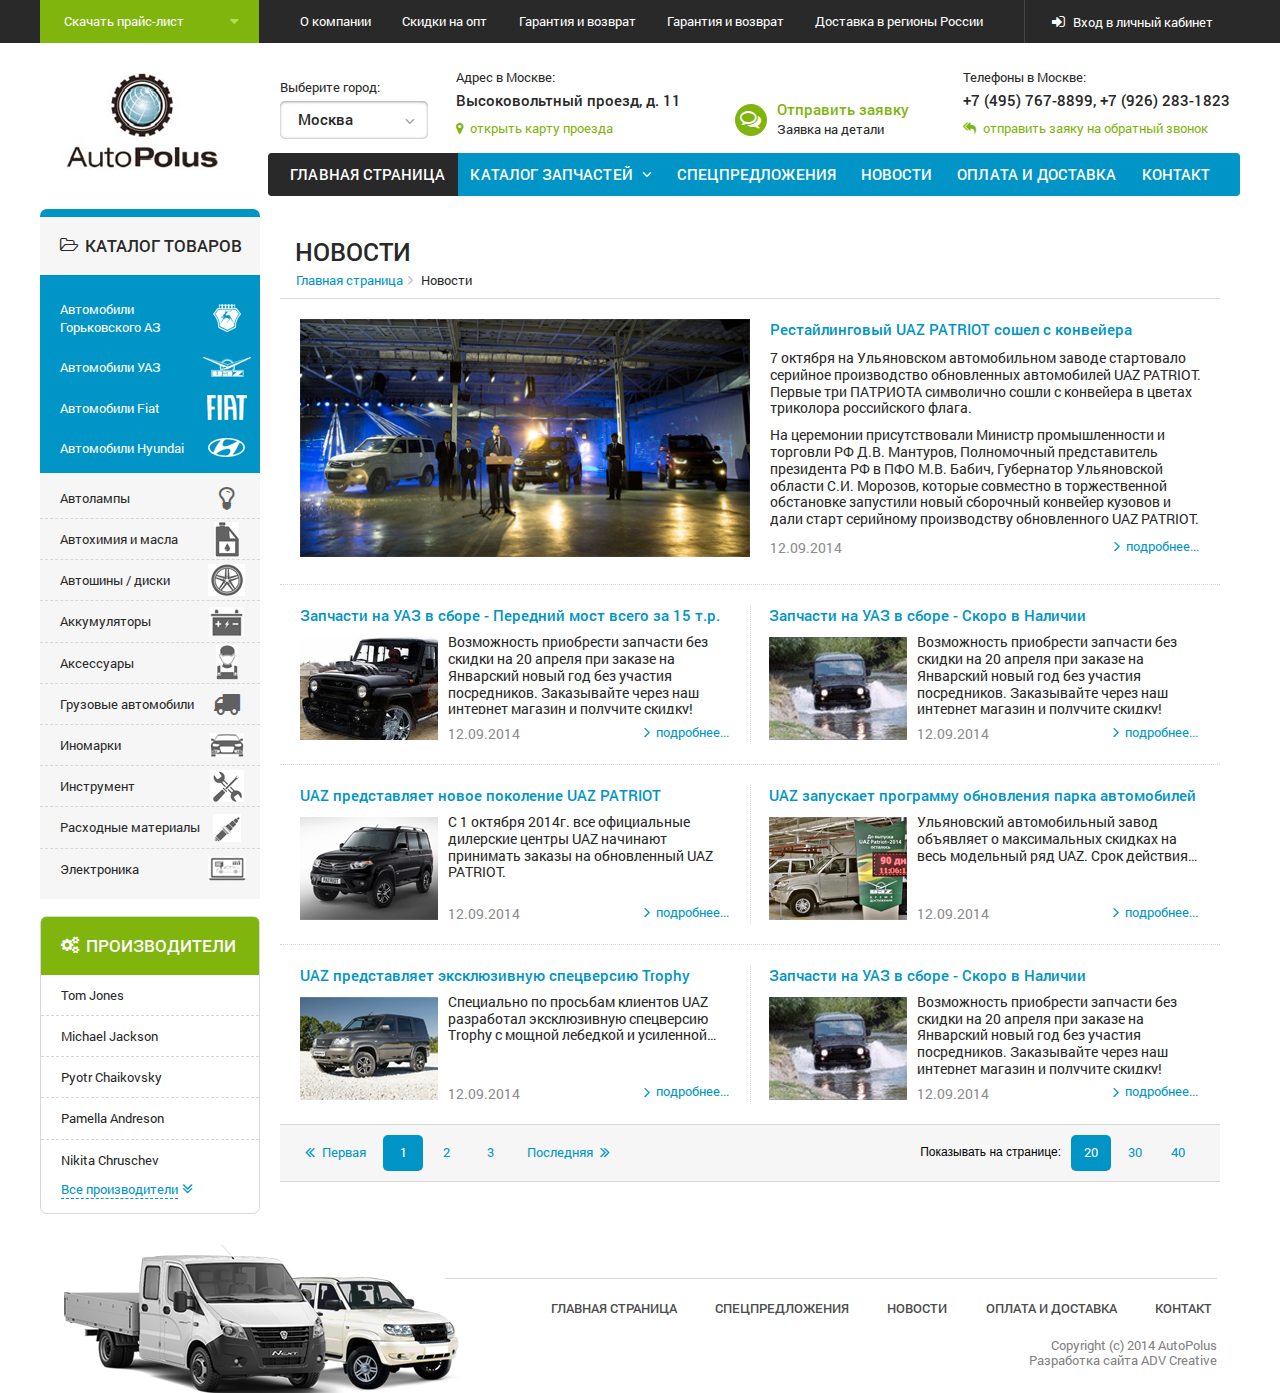
<file: news.html>
<!doctype html>
<html>
<head>
	<meta charset="utf-8">
	<title>Template</title>
	<meta name="viewport" content="initial-scale=1">
	<meta name="format-detection" content="telephone=no">
	<!-- <meta name="viewport" content="width=1200"> -->
	<link rel="stylesheet" media="all" href="css/screen.css" >
	<link rel="stylesheet" media="all" href="css/font-awesome.min.css" >
	<!--[if IE]><script src="js/html5shiv.js"></script><![endif]-->
</head>
<body>
<!-- BEGIN  out-->
<div class="out">
	<div class="header">
		<div class="header__top">
			<div class="inner">
				<div class="header__download">
					<a href="#" class="is-download"><span>Скачать прайс-лист</span><i class="fa fa-caret-down"></i></a>
					<ul>
						<li><a href="#"><span>Скачать прайс-лист1</span></a></li>
						<li><a href="#"><span>Скачать прайс-лист2</span></a></li>
						<li><a href="#"><span>Скачать прайс-лист3</span></a></li>
					</ul>
				</div>
				<ul class="top-nav">
					<li><a href="#">О компании</a></li>
					<li><a href="#">Скидки на опт</a></li>
					<li><a href="#">Гарантия и возврат</a></li>
					<li><a href="#">Гарантия и возврат</a></li>
					<li><a href="#">Доставка в регионы России</a></li>
				</ul>
				<div class="header__login">
					<a href="#"><i class="fa fa-sign-in"></i>Вход в личный кабинет</a>
				</div>
			</div>
		</div>
		<!--/header__top-->
		<div class="header__bottom">
			<div class="inner">				
				<a href="#" class="logo"><img src="img/logo.png" alt=""></a>
				<div class="contacts">
					<div class="city">
						<span class="contacts__title">Выберите город:</span>
						<div class="select js-select">
							<span class="select__text js-select-text">Москва</span>
							<i class="fa fa-angle-down"></i>
							<input type="hidden" class="js-select-input" value="0">
							<ul class="select__list js-select-list">
								<li data-id="0">Москва</li>
								<li data-id="2">Киев</li>
								<li data-id="3">Питер</li>
								<li data-id="4">Одесса</li>
							</ul>
						</div>
					</div>
					<div class="address">
						<span class="contacts__title">Адрес в Москве:</span>
						<p>Высоковольтный проезд, д. 11</p>
						<a href="#"><i class="fa fa-map-marker"></i>открыть карту проезда</a>
					</div>
					<div class="request">
						<i class="fa fa-comments-o"></i><a href="#"><span class="is-green">Отправить заявку</span></a>
						<span class="contacts__title">Заявка на детали</span>
					</div>
					<div class="callback">
						<span class="contacts__title">Телефоны в Москве:</span>
						<p>+7 (495) 767-8899, +7 (926) 283-1823</p>
						<a href="#"><i class="fa fa-mail-reply-all"></i>отправить заяку на обратный звонок</a>
					</div>
				</div>
				<ul class="nav">
					<li><a href="#" class="is-last">Контакт</a></li>
					<li><a href="#">Оплата и доставка</a></li>
					<li><a href="#">Новости</a></li>
					<li><a href="#">Спецпредложения</a></li>
					<li><a href="#" class="is-drop">Каталог запчастей<i class="fa fa-angle-down"></i></a>
						<ul class="nav__sub">
							<li><a href="#">Каталог запчастей</a></li>
							<li><a href="#">Каталог запчастей</a></li>
							<li><a href="#">Каталог запчастей</a></li>
							<li><a href="#">Каталог запчастей</a></li>
							<li><a href="#">Каталог запчастей</a></li>
						</ul>
					</li>
					<li><a href="#" class="is-first is-active">Главная страница</a></li>
				</ul>
			</div>
		</div>
		<!--/header__bottom-->
	</div>
	<div class="main">
		<div class="main__inner">
			<div class="sidebar sidebar-in">
				<div class="sidebar__cars">
					<div class="sidebar__box is-blue">
						<span class="sidebar__title"><i class="fa fa-folder-open-o"></i><span>Каталог товаров</span></span>
						<ul class="sidebar__list sidebar__list_mod">
							<li><a href="#" class="logo-az">Автомобили <br>Горьковского АЗ<span><i></i></span></a></li>
							<li><a href="#" class="logo-uaz">Автомобили УАЗ<span><i></i></span></a></li>
							<li><a href="#" class="logo-fiat">Автомобили Fiat<span><i></i></span></a></li>
							<li><a href="#" class="logo-hyundai">Автомобили Hyundai<span><i></i></span></a></li>
						</ul>
						<ul class="sidebar__list sidebar__list_bg">
							<li><a href="#" class="is-first">Автолампы<span><i class="fa fa-lightbulb-o"></i></span></a></li>
							<li><a href="#" class="logo-chemistry">Автохимия и масла<span><i></i></span></a></li>
							<li><a href="#" class="logo-disc">Автошины / диски<span><i></i></span></a></li>
							<li><a href="#" class="logo-battery">Аккумуляторы<span><i></i></span></a></li>
							<li><a href="#" class="logo-accessories">Аксессуары<span><i></i></span></a></li>
							<li><a href="#" class="logo-kamaz">Грузовые автомобили<span><i class="fa fa-truck"></i></span></a></li>
							<li><a href="#" class="logo-foreign-car">Иномарки<span><i></i></span></a></li>
							<li><a href="#" class="logo-tools">Инструмент<span><i></i></span></a></li>
							<li><a href="#" class="logo-materials">Расходные материалы<span><i></i></span></a></li>
							<li><a href="#" class="logo-electronics">Электроника<span><i></i></span></a></li>
						</ul>
					</div>
					<div class="sidebar__box is-green">
						<span class="sidebar__title"><i class="fa fa-cogs"></i><span>Производители</span></span>
						<ul class="sidebar__list">
							<li><a href="#" class="is-first">Tom Jones</a></li>
							<li><a href="#">Michael Jackson</a></li>
							<li><a href="#">Pyotr Chaikovsky</a></li>
							<li><a href="#">Pamella Andreson</a></li>
							<li><a href="#">Nikita Chruschev</a></li>
						</ul>
						<a href="#" class="sidebar__more"><span>Все производители</span><i class="fa fa-angle-double-down"></i></a>
					</div>
				</div>
			</div>
			<!--/sidebar-->
			<div class="content">
				<div class="content__top">
					<h1>Новости</h1>
					<ul class="way">
						<li><a href="#">Главная страница</a></li>
						<li class="is-active"><a href="#">Новости</a></li>
					</ul>
				</div>
				<div class="news">
					<div class="news__img">
						<img src="img/news-image.png" alt="">
					</div>
					<div class="news__info">
						<a href="#" class="news__title">Рестайлинговый UAZ PATRIOT сошел с конвейера</a>
						<p>7 октября на Ульяновском автомобильном заводе стартовало серийное производство обновленных автомобилей UAZ PATRIOT. Первые три ПАТРИОТА символично сошли с конвейера в цветах триколора российского флага.</p>
						<p>На церемонии присутствовали Министр промышленности и торговли РФ Д.В. Мантуров, Полномочный представитель президента РФ в ПФО М.В. Бабич, Губернатор Ульяновской области С.И. Морозов, которые совместно в торжественной обстановке запустили новый сборочный конвейер кузовов и дали старт серийному производству обновленного UAZ PATRIOT.</p>
						<div class="news__bot">
							<span class="date">12.09.2014</span>
							<a href="#" class="news__more"><i class="fa fa-angle-right"></i><span>подробнее...</span></a>
						</div>
					</div>
				</div>
				<div class="items_mod">
					<div class="items__box_mod">
						<div class="item_mod">
							<a href="#" class="item__title">Запчасти на УАЗ в сборе - Передний мост всего за 15 т.р.</a>
							<img src="img/item-3.png" alt="" class="item__img">
							<p>Возможность приобрести запчасти без скидки на 20 апреля при заказе на Январский новый год без участия посредников. Заказывайте через наш интернет магазин и получите скидку! </p>
							<div class="item_bot">
								<span class="item__date">12.09.2014</span>
								<a href="#" class="item__more"><i class="fa fa-angle-right"></i><span>подробнее...</span></a>
							</div>
						</div>
						<div class="item_mod">
							<a href="#" class="item__title">Запчасти на УАЗ в сборе - Скоро в Наличии</a>
							<img src="img/item-4.png" alt="" class="item__img">
							<p>Возможность приобрести запчасти без скидки на 20 апреля при заказе на Январский новый год без участия посредников. Заказывайте через наш интернет магазин и получите скидку! </p>
							<div class="item_bot">
								<span class="item__date">12.09.2014</span>
								<a href="#" class="item__more"><i class="fa fa-angle-right"></i><span>подробнее...</span></a>
							</div>
						</div>
					</div>
				</div>
				<div class="items_mod">
					<div class="items__box_mod">
						<div class="item_mod">
							<a href="#" class="item__title">UAZ представляет новое поколение UAZ PATRIOT</a>
							<img src="img/item-5.png" alt="" class="item__img">
							<p>С 1 октября 2014г. все официальные дилерские центры UAZ начинают принимать заказы на обновленный UAZ PATRIOT.</p>
							<div class="item_bot">
								<span class="item__date">12.09.2014</span>
								<a href="#" class="item__more"><i class="fa fa-angle-right"></i><span>подробнее...</span></a>
							</div>
						</div>
						<div class="item_mod">
							<a href="#" class="item__title">UAZ запускает программу обновления парка автомобилей</a>
							<img src="img/item-6.png" alt="" class="item__img">
							<p>Ульяновский автомобильный завод объявляет о максимальных скидках на весь модельный ряд UAZ. Срок действия…</p>
							<div class="item_bot">
								<span class="item__date">12.09.2014</span>
								<a href="#" class="item__more"><i class="fa fa-angle-right"></i><span>подробнее...</span></a>
							</div>
						</div>
					</div>
				</div>
				<div class="items_mod items_bord-net">
					<div class="items__box_mod">
						<div class="item_mod">
							<a href="#" class="item__title">UAZ представляет эксклюзивную спецверсию Trophy</a>
							<img src="img/item-7.png" alt="" class="item__img">
							<p>Специально по просьбам клиентов UAZ разработал эксклюзивную спецверсию Trophy c мощной лебедкой и усиленной…</p>
							<div class="item_bot">
								<span class="item__date">12.09.2014</span>
								<a href="#" class="item__more"><i class="fa fa-angle-right"></i><span>подробнее...</span></a>
							</div>
						</div>
						<div class="item_mod">
							<a href="#" class="item__title">Запчасти на УАЗ в сборе - Скоро в Наличии</a>
							<img src="img/item-4.png" alt="" class="item__img">
							<p>Возможность приобрести запчасти без скидки на 20 апреля при заказе на Январский новый год без участия посредников. Заказывайте через наш интернет магазин и получите скидку! </p>
							<div class="item_bot">
								<span class="item__date">12.09.2014</span>
								<a href="#" class="item__more"><i class="fa fa-angle-right"></i><span>подробнее...</span></a>
							</div>
						</div>
					</div>
				</div>
				<div class="pages">
					<div class="pages__left">
						<a href="#" class="pages__prev"><i class="fa fa-angle-double-left"></i><span>Первая</span></a>
						<ul>
							<li><a href="#" class="is-active"><span>1</span></a></li>
							<li><a href="#"><span>2</span></a></li>
							<li><a href="#"><span>3</span></a></li>
						</ul>
						<a href="#" class="pages__next"><span>Последняя</span><i class="fa fa-angle-double-right"></i></a>
					</div>
					<div class="pages__right">
						<span class="pages__label">Показывать на странице:</span>
						<ul>
							<li><a href="#" class="is-active"><span>20</span></a></li>
							<li><a href="#"><span>30</span></a></li>
							<li><a href="#"><span>40</span></a></li>
						</ul>
					</div>
				</div>
			</div>
		</div>
	</div>
	<div class="footer">
		<div class="footer__inner">
			<div class="footer__bottom">
				<ul class="footer__menu">
					<li><a href="#">Главная страница</a></li>
					<li><a href="#">Спецпредложения</a></li>
					<li><a href="#">Новости</a></li>
					<li><a href="#">Оплата и доставка</a></li>
					<li><a href="#">Контакт</a></li>
				</ul>
				<p class="copyright">Copyright (c) 2014 AutoPolus <br>Разработка сайта ADV Creative</p>
			</div>
		</div>
	</div>
</div>
<!-- END out-->
<!-- load scripts -->
<script src="js/lib/head.js" data-headjs-load="js/init.js"></script>
</body>
</html>
</file>
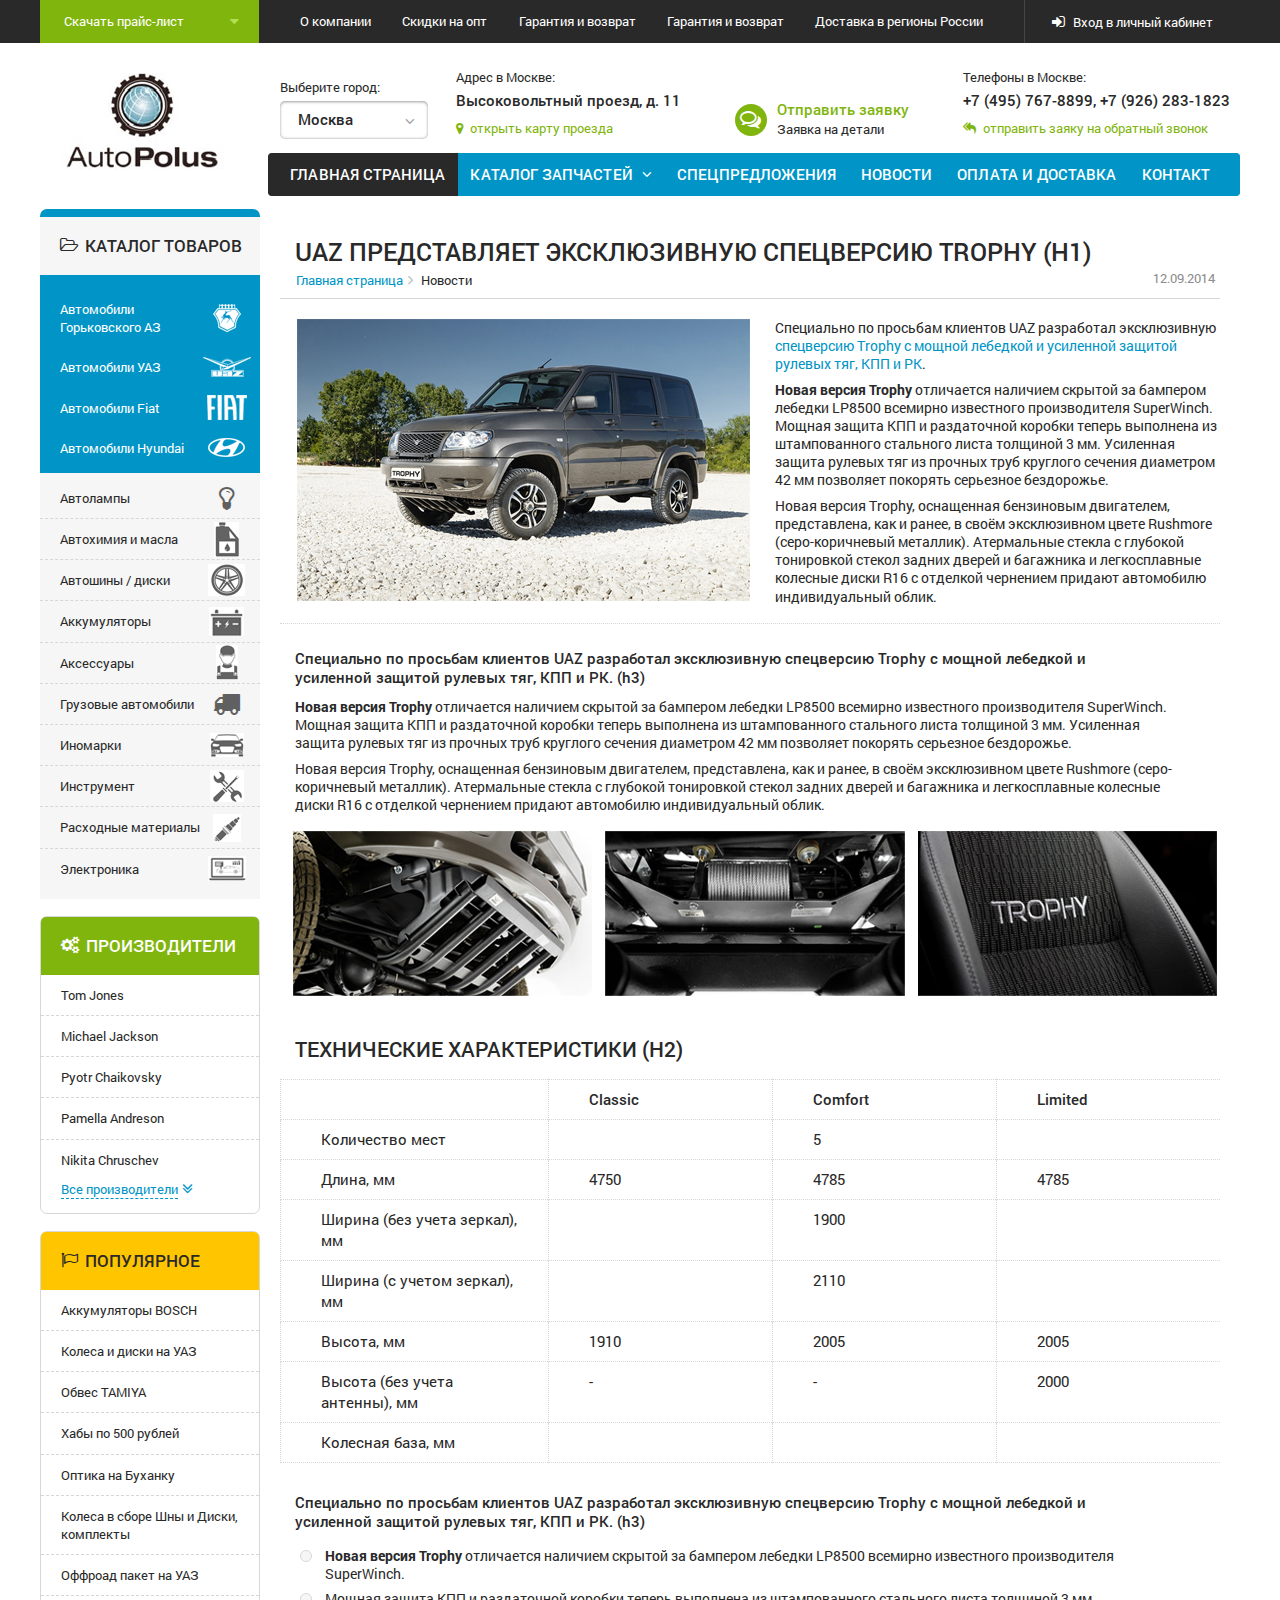
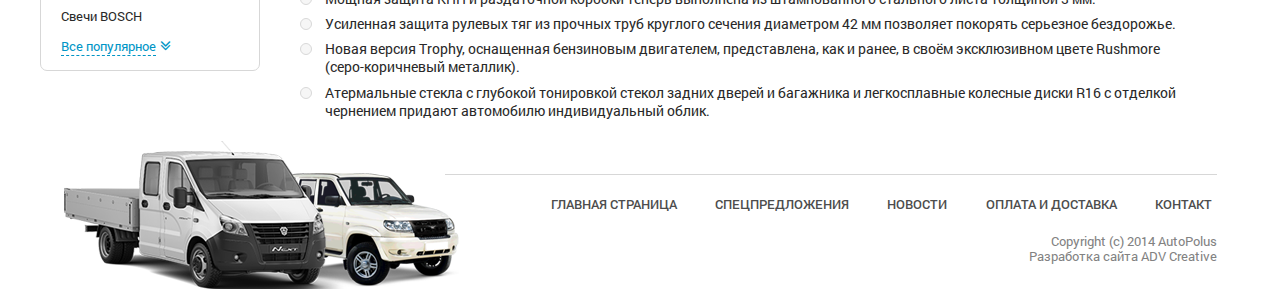
<file: news_item.html>
<!doctype html>
<html>
<head>
	<meta charset="utf-8">
	<title>Template</title>
	<meta name="viewport" content="initial-scale=1">
	<meta name="format-detection" content="telephone=no">
	<!-- <meta name="viewport" content="width=1200"> -->
	<link rel="stylesheet" media="all" href="css/screen.css" >
	<link rel="stylesheet" media="all" href="css/font-awesome.min.css" >
	<!--[if IE]><script src="js/html5shiv.js"></script><![endif]-->
</head>
<body>
<!-- BEGIN  out-->
<div class="out">
	<div class="header">
		<div class="header__top">
			<div class="inner">
				<div class="header__download">
					<a href="#" class="is-download"><span>Скачать прайс-лист</span><i class="fa fa-caret-down"></i></a>
					<ul>
						<li><a href="#"><span>Скачать прайс-лист1</span></a></li>
						<li><a href="#"><span>Скачать прайс-лист2</span></a></li>
						<li><a href="#"><span>Скачать прайс-лист3</span></a></li>
					</ul>
				</div>
				<ul class="top-nav">
					<li><a href="#">О компании</a></li>
					<li><a href="#">Скидки на опт</a></li>
					<li><a href="#">Гарантия и возврат</a></li>
					<li><a href="#">Гарантия и возврат</a></li>
					<li><a href="#">Доставка в регионы России</a></li>
				</ul>
				<div class="header__login">
					<a href="#"><i class="fa fa-sign-in"></i>Вход в личный кабинет</a>
				</div>
			</div>
		</div>
		<!--/header__top-->
		<div class="header__bottom">
			<div class="inner">				
				<a href="#" class="logo"><img src="img/logo.png" alt=""></a>
				<div class="contacts">
					<div class="city">
						<span class="contacts__title">Выберите город:</span>
						<div class="select js-select">
							<span class="select__text js-select-text">Москва</span>
							<i class="fa fa-angle-down"></i>
							<input type="hidden" class="js-select-input" value="0">
							<ul class="select__list js-select-list">
								<li data-id="0">Москва</li>
								<li data-id="2">Киев</li>
								<li data-id="3">Питер</li>
								<li data-id="4">Одесса</li>
							</ul>
						</div>
					</div>
					<div class="address">
						<span class="contacts__title">Адрес в Москве:</span>
						<p>Высоковольтный проезд, д. 11</p>
						<a href="#"><i class="fa fa-map-marker"></i>открыть карту проезда</a>
					</div>
					<div class="request">
						<i class="fa fa-comments-o"></i><a href="#"><span class="is-green">Отправить заявку</span></a>
						<span class="contacts__title">Заявка на детали</span>
					</div>
					<div class="callback">
						<span class="contacts__title">Телефоны в Москве:</span>
						<p>+7 (495) 767-8899, +7 (926) 283-1823</p>
						<a href="#"><i class="fa fa-mail-reply-all"></i>отправить заяку на обратный звонок</a>
					</div>
				</div>
				<ul class="nav">
					<li><a href="#" class="is-last">Контакт</a></li>
					<li><a href="#">Оплата и доставка</a></li>
					<li><a href="#">Новости</a></li>
					<li><a href="#">Спецпредложения</a></li>
					<li><a href="#" class="is-drop">Каталог запчастей<i class="fa fa-angle-down"></i></a>
						<ul class="nav__sub">
							<li><a href="#">Каталог запчастей</a></li>
							<li><a href="#">Каталог запчастей</a></li>
							<li><a href="#">Каталог запчастей</a></li>
							<li><a href="#">Каталог запчастей</a></li>
							<li><a href="#">Каталог запчастей</a></li>
						</ul>
					</li>
					<li><a href="#" class="is-first is-active">Главная страница</a></li>
				</ul>
			</div>
		</div>
		<!--/header__bottom-->
	</div>
	<div class="main">
		<div class="main__inner">
			<div class="sidebar sidebar-in">
				<div class="sidebar__cars">
					<div class="sidebar__box is-blue">
						<span class="sidebar__title"><i class="fa fa-folder-open-o"></i><span>Каталог товаров</span></span>
						<ul class="sidebar__list sidebar__list_mod">
							<li><a href="#" class="logo-az">Автомобили <br>Горьковского АЗ<span><i></i></span></a></li>
							<li><a href="#" class="logo-uaz">Автомобили УАЗ<span><i></i></span></a></li>
							<li><a href="#" class="logo-fiat">Автомобили Fiat<span><i></i></span></a></li>
							<li><a href="#" class="logo-hyundai">Автомобили Hyundai<span><i></i></span></a></li>
						</ul>
						<ul class="sidebar__list sidebar__list_bg">
							<li><a href="#" class="is-first">Автолампы<span><i class="fa fa-lightbulb-o"></i></span></a></li>
							<li><a href="#" class="logo-chemistry">Автохимия и масла<span><i></i></span></a></li>
							<li><a href="#" class="logo-disc">Автошины / диски<span><i></i></span></a></li>
							<li><a href="#" class="logo-battery">Аккумуляторы<span><i></i></span></a></li>
							<li><a href="#" class="logo-accessories">Аксессуары<span><i></i></span></a></li>
							<li><a href="#" class="logo-kamaz">Грузовые автомобили<span><i class="fa fa-truck"></i></span></a></li>
							<li><a href="#" class="logo-foreign-car">Иномарки<span><i></i></span></a></li>
							<li><a href="#" class="logo-tools">Инструмент<span><i></i></span></a></li>
							<li><a href="#" class="logo-materials">Расходные материалы<span><i></i></span></a></li>
							<li><a href="#" class="logo-electronics">Электроника<span><i></i></span></a></li>
						</ul>
					</div>
					<div class="sidebar__box is-green">
						<span class="sidebar__title"><i class="fa fa-cogs"></i><span>Производители</span></span>
						<ul class="sidebar__list">
							<li><a href="#" class="is-first">Tom Jones</a></li>
							<li><a href="#">Michael Jackson</a></li>
							<li><a href="#">Pyotr Chaikovsky</a></li>
							<li><a href="#">Pamella Andreson</a></li>
							<li><a href="#">Nikita Chruschev</a></li>
						</ul>
						<a href="#" class="sidebar__more"><span>Все производители</span><i class="fa fa-angle-double-down"></i></a>
					</div>
					<div class="sidebar__box is-yellow">
						<span class="sidebar__title"><i class="fa fa-flag-o"></i><span>Популярное</span></span>
						<ul class="sidebar__list">
							<li><a href="#" class="is-first">Аккумуляторы BOSCH</a></li>
							<li><a href="#">Колеса и диски на УАЗ</a></li>
							<li><a href="#">Обвес TAMIYA</a></li>
							<li><a href="#">Хабы по 500 рублей</a></li>
							<li><a href="#">Оптика на Буханку</a></li>
							<li><a href="#">Колеса в сборе Шны и Диски, комплекты</a></li>
							<li><a href="#">Оффроад пакет на УАЗ</a></li>
							<li><a href="#">Свечи BOSCH</a></li>
						</ul>
						<a href="#" class="sidebar__more"><span>Все популярное</span><i class="fa fa-angle-double-down"></i></a>
					</div>
				</div>
			</div>
			<!--/sidebar-->
			<div class="content">
				<div class="content__top">
					<h1>UAZ представляет эксклюзивную спецверсию Trophy (h1)</h1>
					<span class="date">12.09.2014</span>
					<ul class="way">
						<li><a href="#">Главная страница</a></li>
						<li class="is-active"><a href="#">Новости</a></li>
					</ul>
				</div>
				<div class="text">
					<div>
						<img src="img/news-item.png" alt="">
						<p>Специально по просьбам клиентов UAZ разработал эксклюзивную <a href="#">спецверсию Trophy c мощной лебедкой и усиленной защитой рулевых тяг, КПП и РК</a>.</p>
						<p><strong>Новая версия Trophy</strong> отличается наличием скрытой за бампером лебедки LP8500 всемирно известного производителя SuperWinch. Мощная защита КПП и раздаточной коробки теперь выполнена из штампованного стального листа толщиной 3 мм. Усиленная защита рулевых тяг из прочных труб круглого сечения диаметром 42 мм позволяет покорять серьезное бездорожье.</p>
						<p>Новая версия Trophy, оснащенная бензиновым двигателем, представлена, как и ранее, в своём эксклюзивном цвете Rushmore (серо-коричневый металлик). Атермальные стекла с глубокой тонировкой стекол задних дверей и багажника и легкосплавные колесные диски R16 с отделкой чернением придают автомобилю индивидуальный облик.</p>
					</div>
					<h3>Специально по просьбам клиентов UAZ разработал эксклюзивную спецверсию Trophy c мощной лебедкой и усиленной защитой рулевых тяг, КПП и РК. (h3)</h3>
					<p><strong>Новая версия Trophy</strong> отличается наличием скрытой за бампером лебедки LP8500 всемирно известного производителя SuperWinch. Мощная защита КПП и раздаточной коробки теперь выполнена из штампованного стального листа толщиной 3 мм. Усиленная защита рулевых тяг из прочных труб круглого сечения диаметром 42 мм позволяет покорять серьезное бездорожье.</p>
					<p>Новая версия Trophy, оснащенная бензиновым двигателем, представлена, как и ранее, в своём эксклюзивном цвете Rushmore (серо-коричневый металлик). Атермальные стекла с глубокой тонировкой стекол задних дверей и багажника и легкосплавные колесные диски R16 с отделкой чернением придают автомобилю индивидуальный облик.</p>
					<a href="#"><img src="img/news-item1.png" alt=""></a>
					<a href="#"><img src="img/news-item2.png" alt=""></a>
					<a href="#"><img src="img/news-item3.png" alt=""></a>
					<h2>Технические характеристики (H2)</h2>
					<table>
						<tr>
							<th></th>
							<th>Classic</th>
							<th>Comfort</th>
							<th>Limited</th>
						</tr>
						<tr>
							<td>Количество мест</td>
							<td></td>
							<td>5</td>
							<td></td>
						</tr>
						<tr>
							<td>Длина, мм</td>
							<td>4750</td>
							<td>4785</td>
							<td>4785</td>
						</tr>
						<tr>
							<td>Ширина (без учета зеркал), мм</td>
							<td></td>
							<td>1900</td>
							<td></td>
						</tr>
						<tr>
							<td>Ширина (с учетом зеркал), мм</td>
							<td></td>
							<td>2110</td>
							<td></td>
						</tr>
						<tr>
							<td>Высота, мм</td>
							<td>1910</td>
							<td>2005</td>
							<td>2005</td>
						</tr>
						<tr>
							<td>Высота (без учета антенны), мм</td>
							<td>-</td>
							<td>-</td>
							<td>2000</td>
						</tr>
						<tr>
							<td>Колесная база, мм</td>
							<td></td>
							<td></td>
							<td></td>
						</tr>
					</table>
					<h3>Специально по просьбам клиентов UAZ разработал эксклюзивную спецверсию Trophy c мощной лебедкой и усиленной защитой рулевых тяг, КПП и РК. (h3)</h3>
					<ul>
						<li><strong>Новая версия Trophy</strong> отличается наличием скрытой за бампером лебедки LP8500 всемирно известного производителя SuperWinch.</li>
						<li>Мощная защита КПП и раздаточной коробки теперь выполнена из штампованного стального листа толщиной 3 мм. </li>
						<li>Усиленная защита рулевых тяг из прочных труб круглого сечения диаметром 42 мм позволяет покорять серьезное бездорожье.</li>
						<li>Новая версия Trophy, оснащенная бензиновым двигателем, представлена, как и ранее, в своём эксклюзивном цвете Rushmore (серо-коричневый металлик).</li>
						<li>Атермальные стекла с глубокой тонировкой стекол задних дверей и багажника и легкосплавные колесные диски R16 с отделкой чернением придают автомобилю индивидуальный облик.</li>
					</ul>
				</div>
			</div>
		</div>
	</div>
	<div class="footer">
		<div class="footer__inner">
			<div class="footer__bottom">
				<ul class="footer__menu">
					<li><a href="#">Главная страница</a></li>
					<li><a href="#">Спецпредложения</a></li>
					<li><a href="#">Новости</a></li>
					<li><a href="#">Оплата и доставка</a></li>
					<li><a href="#">Контакт</a></li>
				</ul>
				<p class="copyright">Copyright (c) 2014 AutoPolus <br>Разработка сайта ADV Creative</p>
			</div>
		</div>
	</div>
</div>
<!-- END out-->
<!-- load scripts -->
<script src="js/lib/head.js" data-headjs-load="js/init.js"></script>
</body>
</html>
</file>
<file: css/screen.css>
html, body, div, span, applet, object, iframe, h1, h2, h3, h4, h5, h6, p, blockquote, pre, a, abbr, acronym, address, big, cite, code, del, dfn, em, img, ins, kbd, q, s, samp, small, strike, strong, sub, sup, tt, var, b, u, i, center, dl, dt, dd, ol, ul, li, fieldset, form, label, legend, table, caption, tbody, tfoot, thead, tr, th, td, article, aside, canvas, details, embed, figure, figcaption, footer, header, hgroup, menu, nav, output, ruby, section, summary, time, mark, audio, video { margin: 0; padding: 0; border: 0; vertical-align: baseline; }

body, html { height: 100%; }

img, fieldset, a img { border: none; }

input[type="submit"], button { cursor: pointer; }
input[type="submit"]::-moz-focus-inner, button::-moz-focus-inner { padding: 0; border: 0; }

textarea { overflow: auto; }

input, button { margin: 0; padding: 0; border: 0; }

div, input, textarea, select, button, h1, h2, h3, h4, h5, h6, a, span, a:focus { outline: none; }

ul, ol { list-style-type: none; }

@media only screen and (min-device-width: 320px) and (max-device-width: 480px) { * { -webkit-text-size-adjust: none; } }
table { border-spacing: 0; border-collapse: collapse; width: 100%; }

body { font-family: Arial, sans-serif; font-size: 12px; line-height: 1.4; }

html { font-size: 62.5%; }

.out { width: 100%; min-width: 1200px; background: white; }

@font-face { font-family: "Roboto Regular"; src: url("fonts/roboto-regular.eot"); src: url("fonts/roboto-regular.eot?#iefix") format("embedded-opentype"), url("fonts/roboto-regular.woff") format("woff"), url("fonts/roboto-regular.ttf") format("truetype"); font-weight: normal; font-style: normal; }
@font-face { font-family: "Roboto Medium"; src: url("fonts/roboto-medium.eot"); src: url("fonts/roboto-medium.eot?#iefix") format("embedded-opentype"), url("fonts/roboto-medium.woff") format("woff"), url("fonts/roboto-medium.ttf") format("truetype"); font-weight: normal; font-style: normal; }
@font-face { font-family: "Roboto Bold"; src: url("fonts/roboto-bold.eot"); src: url("fonts/roboto-bold.eot?#iefix") format("embedded-opentype"), url("fonts/roboto-bold.woff") format("woff"), url("fonts/roboto-bold.ttf") format("truetype"); font-weight: normal; font-style: normal; }
@font-face { font-family: "Awesome"; src: url("fonts/fontawesome-webfont.eot"); src: url("fonts/fontawesome-webfont.eot?#iefix") format("embedded-opentype"), url("fonts/fontawesome-webfont.woff") format("woff"), url("fonts/fontawesome-webfont.ttf") format("truetype"); font-weight: normal; font-style: normal; }
a { text-decoration: none; color: #0095c6; }

h1, h2, h3, h4, h5, h6 { font-weight: normal; }

h1, .heading { font-size: 25px; font-size: 2.5rem; font-family: "Roboto Medium", Arial, sans-serif; color: #292929; text-transform: uppercase; padding: 0 15px; display: block; }

h2 { font-size: 21px; font-size: 2.1rem; font-family: "Roboto Medium", Arial, sans-serif; color: #292929; text-transform: uppercase; padding: 0 15px; }

h3 { font-size: 15px; font-size: 1.5rem; font-family: "Roboto Medium", Arial, sans-serif; color: #292929; }

h4 { font-size: 15px; font-size: 1.5rem; font-family: "Roboto Medium", Arial, sans-serif; color: #292929; }

p { font-size: 14px; font-size: 1.4rem; color: #292929; font-family: "Roboto Regular", Arial, sans-serif; line-height: 1.2; margin-bottom: 10px; }
p a { font-family: "Roboto Regular", Arial, sans-serif; font-size: 14px; font-size: 1.4rem; line-height: 1.2; color: #0095c6; }
p a:hover { text-decoration: underline; }
p strong { font-family: "Roboto Bold", Arial, sans-serif; }

.l { *zoom: 1; }
.l:after { content: " "; display: table; clear: both; }
.l .l-col1 { float: left; width: 20%; }
.l .l-col2 { float: right; width: 70%; }

.select { position: relative; text-align: center; font-size: 0; cursor: pointer; font-size: 12px; display: inline-block; height: 37px; vertical-align: top; text-align: left; box-shadow: 0 1px 0 #d7d7d7, inset 0 1px 3px rgba(0, 0, 0, 0.39); -moz-border-radius: 5px; -webkit-border-radius: 5px; -khtml-border-radius: 5px; border-radius: 5px; behavior: url(border-radius.htc); }
.select:before { content: ""; display: inline-block; vertical-align: middle; width: 0; height: 100%; }
.select i { font-family: "Awesome", Arial, sans-serif; font-size: 15px; font-size: 1.5rem; color: #9e9e9e; position: absolute; top: 13px; right: 13px; }

.select__text { position: relative; display: inline-block; vertical-align: middle; font-family: "Roboto Medium", Arial, sans-serif; font-size: 15px; font-size: 1.5rem; color: #292929; padding: 1px 30px 0 15px; }

.select__list { position: absolute; display: none; top: 100%; left: 0; right: 0; z-index: 100; border: 1px solid #d7d7d7; border-top: 0; max-height: 200px; overflow-x: hidden; overflow-y: auto; background: white; margin-top: -2px; -moz-border-radius: 0 0 5px 5px; -webkit-border-radius: 0 0 5px 5px; -khtml-border-radius: 0 0 5px 5px; border-radius: 0 0 5px 5px; behavior: url(border-radius.htc); }
.select__list li { padding: 4px 17px; cursor: pointer; font-size: 15px; font-size: 1.5rem; font-family: "Roboto Medium", Arial, sans-serif; color: #292929; }
.select__list li:hover { background: #d7d7d7; color: white; }

.btn-cart { color: #80b50d; background: white; border: 1px solid #d7d7d7; padding-bottom: 2px; display: inline-block; font-size: 15px; font-size: 1.5rem; padding: 7px 13px 9px 13px; -moz-border-radius: 5px; -webkit-border-radius: 5px; -khtml-border-radius: 5px; border-radius: 5px; behavior: url(border-radius.htc); position: relative; }
.btn-cart:active { top: 1px; }

.btn-order { width: 226px; height: 36px; background-color: #80b50d; color: white; text-align: center; font-size: 0; -moz-border-radius: 5px; -webkit-border-radius: 5px; -khtml-border-radius: 5px; border-radius: 5px; behavior: url(border-radius.htc); display: inline-block; }
.btn-order:before { content: ""; display: inline-block; vertical-align: middle; width: 0; height: 100%; }
.btn-order:hover { background: #91cd0f; }
.btn-order:active { background: #6f9d0b; }
.btn-order i { font-family: "Awesome", Arial, sans-serif; font-size: 17px; font-size: 1.7rem; display: inline-block; vertical-align: middle; margin-right: 8px; }
.btn-order span { font-size: 15px; font-size: 1.5rem; font-family: "Roboto Medium", Arial, sans-serif; display: inline-block; vertical-align: middle; }

.btn-delete { display: inline-block; vertical-align: middle; width: 163px; height: 38px; background-color: white; border: 1px solid #d7d7d7; text-align: center; font-size: 0; -moz-border-radius: 5px; -webkit-border-radius: 5px; -khtml-border-radius: 5px; border-radius: 5px; behavior: url(border-radius.htc); }
.btn-delete:before { content: ""; display: inline-block; vertical-align: middle; width: 0; height: 100%; }
.btn-delete span { display: inline-block; vertical-align: middle; font-size: 15px; font-size: 1.5rem; font-family: "Roboto Medium", Arial, sans-serif; color: #a5a5a5; }

.checkbox { display: inline-block; position: relative; cursor: pointer; -webkit-user-select: none; text-align: center; font-size: 0; }
.checkbox:before { content: ""; display: inline-block; vertical-align: middle; width: 0; height: 100%; }
.checkbox_mod input { -moz-border-radius: 2px; -webkit-border-radius: 2px; -khtml-border-radius: 2px; border-radius: 2px; behavior: url(border-radius.htc); }
.checkbox input { filter: progid:DXImageTransform.Microsoft.Alpha(Opacity=0); opacity: 0; -webkit-user-select: none; width: 18px; height: 18px; display: inline-block; vertical-align: middle; margin-right: 14px; }
.checkbox input:checked + .checkbox__title:after { display: block; }

.checkbox__title { font-size: 17px; font-size: 1.7rem; font-family: "Roboto Medium", Arial, sans-serif; color: #292929; display: inline-block; vertical-align: middle; }
.checkbox__title:before { content: ""; position: absolute; left: 0; top: 3px; -webkit-user-select: none; width: 16px; height: 16px; background-color: #f6f6f6; border: 1px solid #d7d7d7; -moz-box-shadow: inset 0 1px 3px rgba(0, 0, 0, 0.13); -webkit-box-shadow: inset 0 1px 3px rgba(0, 0, 0, 0.13); box-shadow: inset 0 1px 3px rgba(0, 0, 0, 0.13); -moz-border-radius: 50%; -webkit-border-radius: 50%; -khtml-border-radius: 50%; border-radius: 50%; behavior: url(border-radius.htc); }
.checkbox__title:after { content: ""; display: none; position: absolute; width: 10px; height: 10px; background-color: #0095c6; top: 7px; left: 4px; -moz-border-radius: 50%; -webkit-border-radius: 50%; -khtml-border-radius: 50%; border-radius: 50%; behavior: url(border-radius.htc); z-index: 99; -webkit-user-select: none; }
.checkbox__title_mod:before { width: 16px; height: 16px; -moz-border-radius: 2px; -webkit-border-radius: 2px; -khtml-border-radius: 2px; border-radius: 2px; behavior: url(border-radius.htc); }
.checkbox__title_mod:after { -moz-border-radius: 2px; -webkit-border-radius: 2px; -khtml-border-radius: 2px; border-radius: 2px; behavior: url(border-radius.htc); }

.eq-ie8 .select { border: 1px solid #d7d7d7; }
.eq-ie8 .select__list { left: -1px; right: -1px; }
.eq-ie8 .checkbox input { filter: progid:DXImageTransform.Microsoft.Alpha(enabled=false); opacity: 1; }
.eq-ie8 .checkbox input:checked + .checkbox__title:after { display: none; }
.eq-ie8 .checkbox__title:before { display: none; }
.eq-ie8 .checkbox__title:after { display: none; }
.eq-ie8 .search__keyword { border: 1px solid #d7d7d7; padding-top: 9px; padding-bottom: 9px; }

.header { width: 100%; }
.header .inner { width: 1200px; margin: 0 auto; *zoom: 1; }
.header .inner:after { content: " "; display: table; clear: both; }
.header__top { background: #292929; }
.header__top ul.top-nav { width: 765px; text-align: center; float: left; border-right: 1px solid #454545; }
.header__top ul.top-nav li { display: inline-block; padding: 0 14px; height: 43px; text-align: center; font-size: 0; }
.header__top ul.top-nav li:before { content: ""; display: inline-block; vertical-align: middle; width: 0; height: 100%; }
.header__top ul.top-nav li a { font-family: "Roboto Regular", Arial, sans-serif; font-size: 13px; font-size: 1.3rem; color: white; display: inline-block; vertical-align: middle; }
.header__top ul.top-nav li a:hover { text-decoration: underline; }
.header__download { width: 219px; float: left; position: relative; }
.header__download a { display: block; text-align: center; font-size: 0; height: 43px; background: #80b50d; text-align: left; padding: 0 40px 0 24px; position: relative; }
.header__download a:before { content: ""; display: inline-block; vertical-align: middle; width: 0; height: 100%; }
.header__download a:hover { background: #91cd0f; }
.header__download a:active { background: #6f9d0b; }
.header__download a span { display: inline-block; vertical-align: middle; font-size: 13px; font-size: 1.3rem; font-family: "Roboto Regular", Arial, sans-serif; color: white; }
.header__download a i { font-family: "Awesome", Arial, sans-serif; font-size: 15px; font-size: 1.5rem; color: #b2df51; display: inline-block; vertical-align: middle; position: absolute; top: 14px; right: 20px; }
.header__download ul { position: absolute; top: 100%; left: 0; right: 0; visibility: hidden; opacity: 0; will-change: opacity; -moz-transition: opacity 0.3s; -o-transition: opacity 0.3s; -webkit-transition: opacity 0.3s; transition: opacity 0.3s; }
.header__download ul.is-open { visibility: visible; opacity: 1; }
.header__download ul li { display: block; padding: 0; height: auto; border-right: none; }
.header__download ul li a { display: block; padding: 15px 40px 15px 24px; height: auto; }
.header__download ul li a:hover { background: #91cd0f; }
.header__download ul li a:active { background: #6f9d0b; }
.header__login { padding: 2px 0 0 27px; float: left; height: 41px; text-align: center; font-size: 0; text-align: left; }
.header__login:before { content: ""; display: inline-block; vertical-align: middle; width: 0; height: 100%; }
.header__login a { font-family: "Roboto Regular", Arial, sans-serif; color: white; font-size: 13px; font-size: 1.3rem; display: inline-block; vertical-align: middle; }
.header__login a:hover { text-decoration: underline; }
.header__login a i { font-size: 15px; font-size: 1.5rem; font-family: "Awesome", Arial, sans-serif; margin-right: 8px; }
.header__bottom { background: white; }
.header .logo { display: block; float: left; margin: 29px 0 0 20px; }
.header .logo img { float: left; }
.header .contacts { padding: 25px 0 0 55px; float: left; width: 960px; }
.header .contacts p { font-family: "Roboto Medium", Arial, sans-serif; font-size: 15px; font-size: 1.5rem; color: #292929; line-height: 18px; }
.header .contacts a { font-size: 13px; font-size: 1.3rem; color: #80b50d; font-family: "Roboto Regular", Arial, sans-serif; }
.header .contacts a:hover { text-decoration: underline; }
.header .contacts a i { font-family: "Awesome", Arial, sans-serif; margin-right: 7px; }
.header .contacts__title { font-family: "Roboto Regular", Arial, sans-serif; font-size: 13px; font-size: 1.3rem; color: #292929; margin-bottom: 5px; display: inline-block; }
.header .contacts .city { display: inline-block; vertical-align: bottom; }
.header .contacts .city .select { width: 148px; display: block; }
.header .contacts .address { display: inline-block; vertical-align: bottom; padding: 0 0 0 25px; }
.header .contacts .request { display: inline-block; vertical-align: bottom; width: 190px; padding: 0 0 0 50px; }
.header .contacts .request i { font-family: "Awesome", Arial, sans-serif; font-size: 21px; font-size: 2.1rem; color: white; background: #80b50d; padding: 5px 6px 6px 5px; -moz-border-radius: 50%; -webkit-border-radius: 50%; -khtml-border-radius: 50%; border-radius: 50%; behavior: url(border-radius.htc); float: left; margin: 5px 10px 0 0; }
.header .contacts .request span { display: block; }
.header .contacts .request .is-green { color: #80b50d; font-size: 15px; font-size: 1.5rem; font-family: "Roboto Medium", Arial, sans-serif; }
.header .contacts .request .contacts__title { margin-bottom: 0; }
.header .contacts .callback { display: inline-block; vertical-align: bottom; padding: 0 0 0 35px; }
.header .nav { margin-top: 15px; float: right; min-width: 960px; background: #292929; -moz-border-radius: 5px; -webkit-border-radius: 5px; -khtml-border-radius: 5px; border-radius: 5px; behavior: url(border-radius.htc); }
.header .nav li { float: right; position: relative; }
.header .nav li a { display: block; font-size: 15px; font-size: 1.5rem; color: white; font-family: "Roboto Medium", Arial, sans-serif; background: #0095c6; padding: 11px 13px 11px 12px; text-transform: uppercase; letter-spacing: 0.07px; }
.header .nav li a i { margin-left: 9px; }
.header .nav li a.is-first { padding-left: 22px; -moz-border-radius: 4px 0 0 4px; -webkit-border-radius: 4px 0 0 4px; -khtml-border-radius: 4px 0 0 4px; border-radius: 4px 0 0 4px; behavior: url(border-radius.htc); }
.header .nav li a.is-last { padding-right: 30px; -moz-border-radius: 0 4px 4px 0; -webkit-border-radius: 0 4px 4px 0; -khtml-border-radius: 0 4px 4px 0; border-radius: 0 4px 4px 0; behavior: url(border-radius.htc); }
.header .nav li a.is-active { background: #292929; }
.header .nav li a:hover { background: #292929; }
.header .nav__sub { position: absolute; top: 100%; left: 0; right: 0; padding: 0; z-index: 999; opacity: 0; will-change: opacity; -moz-transition: opacity 0.3s; -o-transition: opacity 0.3s; -webkit-transition: opacity 0.3s; transition: opacity 0.3s; display: none; }
.header .nav__sub.is-open { visibility: visible; opacity: 1; display: block; }
.header .nav__sub li { width: 100%; }

.sidebar { width: 220px; float: left; margin-top: -66px; position: relative; z-index: 99; }
.sidebar.sidebar-in { margin-top: 0; }
.sidebar__box { -moz-border-radius: 7px; -webkit-border-radius: 7px; -khtml-border-radius: 7px; border-radius: 7px; behavior: url(border-radius.htc); margin-bottom: 17px; }
.sidebar__box.is-blue { background: #0095c6; padding: 8px 0 0 0; }
.sidebar__box.is-blue .sidebar__title { background: #f6f6f6; }
.sidebar__box.is-green { border: 1px solid #d7d7d7; }
.sidebar__box.is-green .sidebar__title { background: #80b50d; color: white; -moz-border-radius: 5px 5px 0 0; -webkit-border-radius: 5px 5px 0 0; -khtml-border-radius: 5px 5px 0 0; border-radius: 5px 5px 0 0; behavior: url(border-radius.htc); }
.sidebar__box.is-yellow { border: 1px solid #d7d7d7; }
.sidebar__box.is-yellow .sidebar__title { background: #ffc600; -moz-border-radius: 5px 5px 0 0; -webkit-border-radius: 5px 5px 0 0; -khtml-border-radius: 5px 5px 0 0; border-radius: 5px 5px 0 0; behavior: url(border-radius.htc); }
.sidebar__title { height: 58px; text-align: center; font-size: 0; text-align: left; padding: 0 0 0 20px; font-size: 17px; font-size: 1.7rem; color: #292929; font-family: "Roboto Medium", Arial, sans-serif; display: block; }
.sidebar__title:before { content: ""; display: inline-block; vertical-align: middle; width: 0; height: 100%; }
.sidebar__title i { font-family: "Awesome", Arial, sans-serif; display: inline-block; vertical-align: middle; margin-right: 7px; }
.sidebar__title span { display: inline-block; vertical-align: middle; text-transform: uppercase; }
.sidebar__more { font-size: 13px; font-size: 1.3rem; font-family: "Roboto Regular", Arial, sans-serif; color: #0095c6; text-decoration: none; display: inline-block; margin: 0 0 15px 20px; padding-right: 15px; position: relative; }
.sidebar__more i { font-family: "Awesome", Arial, sans-serif; font-size: 17px; font-size: 1.7rem; position: absolute; top: 1px; right: 0; }
.sidebar__more span { border-bottom: 1px dashed #0095c6; }
.sidebar__more:hover { text-decoration: none; }
.sidebar__more:hover span { border-bottom: none; }
.sidebar__banner { *zoom: 1; margin: 0 auto; display: block; width: 201px; }
.sidebar__banner:after { content: " "; display: table; clear: both; }
.sidebar__banner img { float: left; }
.sidebar__list { padding: 0; background: white; position: relative; }
.sidebar__list li a { font-family: "Roboto Regular", Arial, sans-serif; font-size: 13px; font-size: 1.3rem; padding: 11px 15px 11px 20px; position: relative; display: block; color: #292929; border-top: 1px dashed #d7d7d7; }
.sidebar__list li a span { position: absolute; top: 50%; right: 6px; width: 55px; height: 40px; display: block; margin-top: -20px; background-position: center center; background-repeat: no-repeat; text-align: center; font-size: 0; }
.sidebar__list li a span:before { content: ""; display: inline-block; vertical-align: middle; width: 0; height: 100%; }
.sidebar__list li a span i { display: inline-block; vertical-align: middle; font-family: "Awesome", Arial, sans-serif; width: auto; height: auto; font-size: 27px; font-size: 2.7rem; color: #606060; }
.sidebar__list li a:hover { text-decoration: underline; }
.sidebar__list li a.is-first { border-top: none; }
.sidebar__list li a.logo-az i { background: url('../img/icons-s1fa152212c.png') 0 -645px no-repeat; width: 28px; height: 28px; }
.sidebar__list li a.logo-uaz i { background: url('../img/icons-s1fa152212c.png') 0 -747px no-repeat; width: 48px; height: 20px; }
.sidebar__list li a.logo-fiat i { background: url('../img/icons-s1fa152212c.png') 0 -683px no-repeat; width: 40px; height: 25px; }
.sidebar__list li a.logo-hyundai i { background: url('../img/icons-s1fa152212c.png') 0 -718px no-repeat; width: 37px; height: 19px; }
.sidebar__list li a.logo-chemistry i { background: url('../img/icons-s1fa152212c.png') 0 -152px no-repeat; width: 25px; height: 35px; }
.sidebar__list li a.logo-disc i { background: url('../img/icons-s1fa152212c.png') 0 -227px no-repeat; width: 37px; height: 32px; }
.sidebar__list li a.logo-battery i { background: url('../img/icons-s1fa152212c.png') 0 -113px no-repeat; width: 35px; height: 29px; }
.sidebar__list li a.logo-accessories i { background: url('../img/icons-s1fa152212c.png') 0 0 no-repeat; width: 22px; height: 35px; }
.sidebar__list li a.logo-foreign-car i { background: url('../img/icons-s1fa152212c.png') 0 -304px no-repeat; width: 34px; height: 24px; }
.sidebar__list li a.logo-tools i { background: url('../img/icons-s1fa152212c.png') 0 -777px no-repeat; width: 34px; height: 32px; }
.sidebar__list li a.logo-materials i { background: url('../img/icons-s1fa152212c.png') 0 -515px no-repeat; width: 28px; height: 28px; }
.sidebar__list li a.logo-electronics i { background: url('../img/icons-s1fa152212c.png') 0 -269px no-repeat; width: 38px; height: 25px; }
.sidebar__list li a.is-active { background: #0080aa; }
.sidebar__list li a.is-active_mod { background: #e2e2e2; }
.sidebar__list li a.is-active_mod i.arr { width: 0px; height: 0px; border-style: solid; border-width: 7px 12px 7px 0; border-color: transparent #f6f6f6 transparent transparent; content: ""; position: absolute; top: 50%; margin-top: -7px; right: -18px; z-index: 999999; }
.sidebar__list li a.is-active_mod i.arr:before { content: ""; position: absolute; top: -12px; right: -12px; background: url('../img/icons-s1fa152212c.png') 0 -79px no-repeat; width: 15px; height: 24px; }
.sidebar__list li a.is-active i.arr { width: 0px; height: 0px; border-style: solid; border-width: 7px 12px 7px 0; border-color: transparent #0095c6 transparent transparent; content: ""; position: absolute; top: 50%; margin-top: -7px; right: -18px; z-index: 999999; }
.sidebar__list li a.is-active i.arr:before { content: ""; position: absolute; top: -12px; right: -12px; background: url('../img/icons-s1fa152212c.png') 0 -45px no-repeat; width: 15px; height: 24px; }
.sidebar__list_mod { background: #0095c6; padding: 14px 0 5px 0; }
.sidebar__list_mod li a { color: white; border: none; }
.sidebar__list_bg { background: #f6f6f6; padding: 5px 0 10px; }

.submenu-style { width: 220px; position: absolute; top: 0; right: -100%; z-index: 9999; margin-right: -15px; -moz-box-shadow: 0 1px 6px rgba(0, 0, 0, 0.3); -webkit-box-shadow: 0 1px 6px rgba(0, 0, 0, 0.3); box-shadow: 0 1px 6px rgba(0, 0, 0, 0.3); background: #0095c6; padding-bottom: 15px; display: none; }
.submenu-style.is-open { display: block; }
.submenu-style.submenu-lvl1 { margin-right: -18px; }
.submenu-style li { border-top: 1px dashed #65b4ce; }
.submenu-style a, .submenu-style .submenu__link { font-family: "Roboto Regular", Arial, sans-serif; color: white; font-size: 13px; font-size: 1.3rem; display: block; }
.submenu-style a.is-open, .submenu-style .submenu__link.is-open { position: relative; background: #0080aa; font-family: "Roboto Medium", Arial, sans-serif; }
.submenu-style a.is-open i, .submenu-style .submenu__link.is-open i { width: 0px; height: 0px; border-style: solid; border-width: 7px 12px 7px 0; border-color: transparent #0095c6 transparent transparent; content: ""; position: absolute; top: 50%; margin-top: -7px; right: -15px; z-index: 999999; }
.submenu-style a.is-open i:before, .submenu-style .submenu__link.is-open i:before { content: ""; position: absolute; top: -12px; right: -12px; background: url('../img/icons-s1fa152212c.png') 0 -45px no-repeat; width: 15px; height: 24px; }
.submenu-style a.is-active, .submenu-style .submenu__link.is-active { color: #0095c6; background: white; font-family: "Roboto Medium", Arial, sans-serif; }
.submenu-style a.is-active i, .submenu-style .submenu__link.is-active i { display: none; }
.submenu-style a.is-active:before, .submenu-style .submenu__link.is-active:before { display: none; }
.submenu-style .submenu__title { font-size: 15px; font-size: 1.5rem; font-family: "Roboto Medium", Arial, sans-serif; color: white; background: #292929; display: block; padding: 12px 20px; }
.submenu-style_mod { background: #f6f6f6; }
.submenu-style_mod .submenu__title { color: #dbdbdb; }
.submenu-style_mod li { border-top: 1px dashed #d7d7d7; }
.submenu-style_mod a, .submenu-style_mod .submenu__link { color: #292929; }
.submenu-style_mod a.is-open, .submenu-style_mod .submenu__link.is-open { background: #e2e2e2; }
.submenu-style_mod a.is-open i, .submenu-style_mod .submenu__link.is-open i { width: 0px; height: 0px; border-style: solid; border-width: 7px 12px 7px 0; border-color: transparent #f6f6f6 transparent transparent; }
.submenu-style_mod a.is-open i:before, .submenu-style_mod .submenu__link.is-open i:before { content: ""; position: absolute; top: -12px; right: -12px; background: url('../img/icons-s1fa152212c.png') 0 -79px no-repeat; width: 15px; height: 24px; }
.submenu-style_mod a.is-active, .submenu-style_mod .submenu__link.is-active { color: white; background: #0095c6; }
.submenu-style_mod a.is-active i, .submenu-style_mod .submenu__link.is-active i { display: none; }
.submenu-style_mod a.is-active:before, .submenu-style_mod .submenu__link.is-active:before { display: none; }

.footer { width: 100%; margin-top: 12px; }
.footer_mod { border-top: #e1e1e1 1px solid; background: #f6f6f6; }
.footer__inner { width: 1200px; margin: 0 auto; }
.footer__top { padding: 43px 23px 25px 23px; }
.footer__top .heading { margin-bottom: 5px; padding: 0; }
.footer__top p { margin-bottom: 10px; }
.footer__top h3 { margin-bottom: 10px; text-transform: uppercase; font-size: 17px; font-size: 1.7rem; }
.footer__bottom { background: url(../img/footer-bg.png) no-repeat 3% 100%; width: 100%; min-height: 115px; text-align: right; *zoom: 1; padding-top: 35px; }
.footer__bottom:after { content: " "; display: table; clear: both; }
.footer__menu { text-align: right; border-top: 1px solid #d7d7d7; width: 772px; float: right; *zoom: 1; padding: 20px 0 20px 0; margin-right: 23px; }
.footer__menu:after { content: " "; display: table; clear: both; }
.footer__menu li { display: inline-block; padding: 0 5px 0 30px; }
.footer__menu li a { font-family: "Roboto Medium", Arial, sans-serif; font-size: 13px; font-size: 1.3rem; text-transform: uppercase; color: #4d4d4d; }
.footer__menu li a:hover { text-decoration: underline; }
.footer .copyright { clear: both; color: #828282; font-family: "Roboto Regular", Arial, sans-serif; font-size: 13px; font-size: 1.3rem; padding-right: 23px; }

.search { width: 100%; background: #f6f6f6; position: relative; }
.search__inner { width: 1200px; margin: 0 auto; *zoom: 1; }
.search__inner:after { content: " "; display: table; clear: both; }
.search form { width: 960px; float: right; height: 58px; text-align: center; font-size: 0; text-align: left; }
.search form:before { content: ""; display: inline-block; vertical-align: middle; width: 0; height: 100%; }
.search__keyword { width: 479px; box-shadow: 0 1px 0 #d7d7d7, inset 0 1px 3px rgba(0, 0, 0, 0.39); display: inline-block; vertical-align: middle; -moz-border-radius: 5px 0 0 5px; -webkit-border-radius: 5px 0 0 5px; -khtml-border-radius: 5px 0 0 5px; border-radius: 5px 0 0 5px; behavior: url(border-radius.htc); font-size: 15px; font-size: 1.5rem; font-family: "Roboto Medium", Arial, sans-serif; color: #292929; padding: 8px 15px 8px 15px; }
.search__keyword value { color: #979797; }
.search__submit { margin-left: -2px; text-align: center; font-size: 0; height: 37px; width: 204px; color: white; -moz-border-radius: 0 5px 5px 0; -webkit-border-radius: 0 5px 5px 0; -khtml-border-radius: 0 5px 5px 0; border-radius: 0 5px 5px 0; behavior: url(border-radius.htc); background: #0093c4; }
.search__submit:before { content: ""; display: inline-block; vertical-align: middle; width: 0; height: 100%; }
.search__submit:hover { background: #00a6de; }
.search__submit:active { background: #0080ab; }
.search__submit i { font-family: "Awesome", Arial, sans-serif; font-size: 17px; font-size: 1.7rem; margin-right: 10px; display: inline-block; vertical-align: middle; }
.search__submit span { font-family: "Roboto Medium", Arial, sans-serif; font-size: 15px; font-size: 1.5rem; display: inline-block; vertical-align: middle; }
.search__prod { height: 37px; width: 236px; background: #80b50d; text-align: center; font-size: 0; display: inline-block; vertical-align: middle; color: white; -moz-border-radius: 5px; -webkit-border-radius: 5px; -khtml-border-radius: 5px; border-radius: 5px; behavior: url(border-radius.htc); float: right; margin-top: 11px; position: relative; }
.search__prod:before { content: ""; display: inline-block; vertical-align: middle; width: 0; height: 100%; }
.search__prod:hover { background: #91cd0f; }
.search__prod:active { background: #6f9d0b; }
.search__prod i { font-family: "Awesome", Arial, sans-serif; font-size: 17px; font-size: 1.7rem; margin-right: 10px; display: inline-block; vertical-align: middle; }
.search__prod span { font-size: 15px; font-size: 1.5rem; font-family: "Roboto Medium", Arial, sans-serif; display: inline-block; vertical-align: middle; }

.main { padding-top: 13px; }
.main__inner { width: 1200px; margin: 0 auto; *zoom: 1; }
.main__inner:after { content: " "; display: table; clear: both; }

.content { width: 940px; float: left; padding: 25px 20px 0 20px; }
.content_mod { padding: 20px 20px 0 20px; }
.content h2, .content h3 { padding-left: 15px; }
.content__top { border-bottom: 1px solid #d7d7d7; }
.content__top .date { float: right; font-size: 13px; font-size: 1.3rem; margin-right: 5px; }
.content__top .more { margin: 8px 15px 0 0; }

.more { float: right; text-align: center; font-size: 0; font-size: 13px; font-size: 1.3rem; }
.more:before { content: ""; display: inline-block; vertical-align: middle; width: 0; height: 100%; }
.more:hover span { text-decoration: underline; }
.more:hover .more__icon { text-decoration: none; }
.more span { display: inline-block; vertical-align: middle; }
.more__icon { text-align: center; font-size: 0; width: 22px; height: 22px; -moz-border-radius: 50%; -webkit-border-radius: 50%; -khtml-border-radius: 50%; border-radius: 50%; behavior: url(border-radius.htc); background: #0095c6; margin-right: 6px; }
.more__icon:before { content: ""; display: inline-block; vertical-align: middle; width: 0; height: 100%; }
.more i { font-size: 17px; font-size: 1.7rem; color: white; display: inline-block; vertical-align: middle; margin-bottom: 1px; }

.popular { border-bottom: 1px solid #d7d7d7; margin-bottom: 30px; }
.popular__slider { width: 100%; margin: 0 auto; position: relative; z-index: 1; }
.popular__box { padding-top: 30px; padding-bottom: 35px; *zoom: 1; width: 100%; }
.popular__box:after { content: " "; display: table; clear: both; }
.popular__item { width: 25%; display: block; float: left; text-align: center; }
.popular__item span { font-family: "Roboto Medium", Arial, sans-serif; font-size: 15px; font-size: 1.5rem; }
.popular__item:hover span { text-decoration: underline; }
.popular__img { height: 120px; text-align: center; font-size: 0; width: 100%; margin-bottom: 10px; }
.popular__img:before { content: ""; display: inline-block; vertical-align: middle; width: 0; height: 100%; }
.popular__img img { display: inline-block; vertical-align: middle; }
.popular__buttons span { cursor: pointer; display: block; position: absolute; top: 50%; margin-top: -40px; z-index: 9999; -moz-user-select: -moz-none; -ms-user-select: none; -webkit-user-select: none; user-select: none; }
.popular__prev { left: 0; background: url('../img/icons-s1fa152212c.png') 0 -599px no-repeat; width: 21px; height: 36px; }
.popular__next { right: 0; background: url('../img/icons-s1fa152212c.png') 0 -553px no-repeat; width: 21px; height: 36px; }

.category { width: 100%; border-bottom: 1px solid #d7d7d7; }
.category__box { *zoom: 1; padding: 30px 0 35px; text-align: left; font-size: 0.1px; font-size: 0.01rem; word-spacing: 0px; }
.category__box:after { content: " "; display: table; clear: both; }
.category__item { width: 24.9%; display: inline-block; vertical-align: top; text-align: center; margin-bottom: 10px; font-size: 15px; font-size: 1.5rem; font-family: "Roboto Medium", Arial, sans-serif; line-height: 1.2; }
.category__item:hover span { text-decoration: underline; }
.category__item div { height: 150px; text-align: center; font-size: 0; width: 100%; position: relative; overflow: hidden; }
.category__item div:before { content: ""; display: inline-block; vertical-align: middle; width: 0; height: 100%; }
.category__item div img { display: inline-block; vertical-align: middle; }
.category__logo { position: absolute; top: 0; right: 5px; display: block; text-align: center; font-size: 0; height: 50px; }
.category__logo:before { content: ""; display: inline-block; vertical-align: middle; width: 0; height: 100%; }
.category__logo i { display: inline-block; vertical-align: middle; }
.category__logo i.logo-uaz { background: url('../img/icons-s1fa152212c.png') 0 -476px no-repeat; width: 72px; height: 29px; }
.category__logo i.logo-az { background: url('../img/icons-s1fa152212c.png') 0 -338px no-repeat; width: 49px; height: 49px; }
.category__logo i.logo-fiat { background: url('../img/icons-s1fa152212c.png') 0 -397px no-repeat; width: 40px; height: 25px; }
.category__logo i.logo-hyundai { background: url('../img/icons-s1fa152212c.png') 0 -432px no-repeat; width: 57px; height: 34px; }

.items { padding: 28px 0 0 0; }
.items__box { padding: 0; width: 100%; text-align: justify; font-size: 0.1px; font-size: 0.01rem; word-spacing: 0px; }
.items__box:after { content: ""; width: 100%; display: inline-block; }

.item { display: inline-block; width: 422px; border: 1px solid #d7d7d7; -moz-border-radius: 5px; -webkit-border-radius: 5px; -khtml-border-radius: 5px; border-radius: 5px; behavior: url(border-radius.htc); text-align: left; padding: 14px 19px; margin: 15px 0; *zoom: 1; }
.item:after { content: " "; display: table; clear: both; }
.item:hover .item__title { text-decoration: underline; }
.item__title { font-size: 15px; font-size: 1.5rem; font-family: "Roboto Medium", Arial, sans-serif; color: #0095c6; margin-bottom: 8px; display: block; }
.item__date { font-size: 14px; font-size: 1.4rem; color: #8d8d8d; font-family: "Roboto Regular", Arial, sans-serif; }
.item p { margin-bottom: 10px; }
.item img { float: left; margin: 3px 10px 0 0; width: 138px; height: 103px; }

.way { padding: 0 20px 8px 16px; }
.way li { display: inline-block; }
.way li:after { font-family: "Awesome", Arial, sans-serif; content: "\f105"; font-size: 15px; font-size: 1.5rem; color: #bdbdbd; margin: 0 5px; }
.way li.is-active a { color: #292929; }
.way li.is-active a:hover { text-decoration: none; }
.way li.is-active:after { display: none; }
.way li a { font-family: "Roboto Regular", Arial, sans-serif; font-size: 13px; font-size: 1.3rem; }
.way li a:hover { text-decoration: underline; }

.p-item { width: 100%; *zoom: 1; border-bottom: #d7d7d7 1px dotted; padding-bottom: 40px; }
.p-item:after { content: " "; display: table; clear: both; }

.artifact { width: 480px; overflow: hidden; padding: 50px 0 0 0; float: left; -moz-user-select: -moz-none; -ms-user-select: none; -webkit-user-select: none; user-select: none; }
.artifact__top { width: 100%; height: 340px; margin-bottom: 20px; position: relative; }
.artifact__slides { height: 100%; }
.artifact__slides .slide { height: 100%; width: 100%; text-align: center; }
.artifact__slides .slide img { height: 100%; width: auto; }
.artifact__bottom { width: 100%; overflow: hidden; }
.artifact__pager { width: 700px; margin: 0 10px; }
.artifact__pager .slide { max-width: 150px; height: 150px; text-align: center; font-size: 0; cursor: pointer; border: 1px solid #c1c1c1; -moz-border-radius: 5px; -webkit-border-radius: 5px; -khtml-border-radius: 5px; border-radius: 5px; behavior: url(border-radius.htc); float: left; margin: 0 4px; }
.artifact__pager .slide:before { content: ""; display: inline-block; vertical-align: middle; width: 0; height: 100%; }
.artifact__pager .slide img { display: inline-block; vertical-align: middle; max-height: 100%; max-width: 100%; }
.artifact__prev, .artifact__next { position: absolute; top: 155px; display: block; z-index: 9999; cursor: pointer; }
.artifact__prev { left: 20px; background: url('../img/icons-s1fa152212c.png') 0 -599px no-repeat; width: 21px; height: 36px; }
.artifact__next { right: 20px; background: url('../img/icons-s1fa152212c.png') 0 -553px no-repeat; width: 21px; height: 36px; }

.char { width: 410px; padding: 35px 0 0 40px; float: left; }
.char__top { width: 100%; text-align: center; font-size: 0; text-align: left; }
.char__top:before { content: ""; display: inline-block; vertical-align: middle; width: 0; height: 100%; }
.char__label, .char .select, .char__submit, .char__it { display: inline-block; vertical-align: middle; color: #292929; font-family: "Roboto Medium", Arial, sans-serif; }
.char__label { font-size: 15px; font-size: 1.5rem; margin-right: 30px; }
.char__it { font-size: 13px; font-size: 1.3rem; font-family: "Roboto Regular", Arial, sans-serif; margin-right: 15px; margin-left: 4px; }
.char__submit { color: #80b50d; background: white; border: 1px solid #d7d7d7; padding-bottom: 2px; font-size: 15px; font-size: 1.5rem; padding: 7px 13px 9px 13px; -moz-border-radius: 5px; -webkit-border-radius: 5px; -khtml-border-radius: 5px; border-radius: 5px; behavior: url(border-radius.htc); position: relative; }
.char__submit:active { top: 1px; }
.char .select { border: 1px solid #d7d7d7; box-shadow: none; height: 36px; margin-right: 5px; }
.char .select .select__text { padding: 1px 36px 0 10px; }
.char .select .select__list { width: 100%; right: auto; left: -1px; margin-top: -2px; -moz-border-radius: 0 0 5px 5px; -webkit-border-radius: 0 0 5px 5px; -khtml-border-radius: 0 0 5px 5px; border-radius: 0 0 5px 5px; behavior: url(border-radius.htc); overflow: hidden; }
.char .select .select__list li { padding: 4px 13px; }
.char .select i { top: 11px; right: 11px; color: #292929; }
.char__list { font-family: "Roboto Regular", Arial, sans-serif; font-size: 15px; font-size: 1.5rem; color: #292929; padding: 40px 0 30px 0; }
.char__list li { *zoom: 1; border-bottom: 1px dotted #d7d7d7; padding: 2px 0 3px; }
.char__list li:after { content: " "; display: table; clear: both; }
.char__list i { color: #0095c6; }
.char__list span { display: block; width: 50%; float: left; }
.char p { margin-bottom: 10px; font-size: 13px; font-size: 1.3rem; }
.char__right { font-family: "Roboto Medium", Arial, sans-serif; }

.similar { width: 100%; display: inline-block; text-align: left; padding: 30px 0 25px 0; border-bottom: 1px dotted #d7d7d7; margin-bottom: 15px; font-size: 0.1px; font-size: 0.01rem; }
.similar_mod { margin-bottom: 0; }
.similar__item { width: 24.9%; display: inline-block; vertical-align: top; text-align: center; padding: 10px 0 10px; position: relative; }
.similar__item_mod:after { content: ""; position: absolute; right: 0; top: 50%; height: 250px; margin-top: -125px; border-right: 1px dotted #d7d7d7; }
.similar__item .name { font-size: 15px; font-size: 1.5rem; font-family: "Roboto Medium", Arial, sans-serif; color: #0095c6; }
.similar__item .name:hover { text-decoration: underline; }
.similar__item .comp { font-size: 13px; font-size: 1.3rem; font-family: "Roboto Regular", Arial, sans-serif; color: #707070; display: block; margin-bottom: 10px; }
.similar__item p { font-size: 13px; font-size: 1.3rem; color: #292929; max-width: 170px; margin: 0 auto; margin-bottom: 10px; }
.similar__item .price { font-size: 15px; font-size: 1.5rem; color: #292929; font-family: "Roboto Medium", Arial, sans-serif; margin-right: 7px; }
.similar__img { width: 100%; height: 125px; text-align: center; font-size: 0; }
.similar__img:before { content: ""; display: inline-block; vertical-align: middle; width: 0; height: 100%; }
.similar__img img { display: inline-block; vertical-align: top; }
.similar__bot { width: 100%; text-align: center; font-size: 0; }
.similar__bot:before { content: ""; display: inline-block; vertical-align: middle; width: 0; height: 100%; }
.similar__bot span, .similar__bot a { display: inline-block; vertical-align: middle; }

.news { width: 100%; padding: 20px 0 22px 0; *zoom: 1; }
.news:after { content: " "; display: table; clear: both; }
.news__img { width: 450px; padding: 0 20px 0 20px; float: left; }
.news__img img { width: 100%; }
.news__info { width: 433px; float: left; padding-right: 15px; }
.news__title { font-family: "Roboto Medium", Arial, sans-serif; color: #0095c6; font-size: 15px; font-size: 1.5rem; margin-bottom: 10px; display: inline-block; }
.news__title:hover { text-decoration: underline; }
.news__bot { text-align: center; font-size: 0; width: 100%; text-align: left; }
.news__bot:before { content: ""; display: inline-block; vertical-align: middle; width: 0; height: 100%; }
.news p { margin-bottom: 10px; }
.news__more { text-align: center; font-size: 0; color: #0095c6; display: inline-block; vertical-align: middle; float: right; margin-right: 4px; }
.news__more:before { content: ""; display: inline-block; vertical-align: middle; width: 0; height: 100%; }
.news__more:hover span { text-decoration: underline; }
.news__more i { font-family: "Awesome", Arial, sans-serif; font-size: 17px; font-size: 1.7rem; margin-right: 6px; display: inline-block; vertical-align: middle; }
.news__more span { font-size: 13px; font-size: 1.3rem; font-family: "Roboto Regular", Arial, sans-serif; display: inline-block; vertical-align: middle; line-height: 1.2; }

.date { font-size: 14px; font-size: 1.4rem; color: #8d8d8d; font-family: "Roboto Regular", Arial, sans-serif; display: inline-block; vertical-align: middle; }

.items_mod { width: 100%; *zoom: 1; border-top: 1px dotted #d7d7d7; padding: 20px 0; }
.items_mod:after { content: " "; display: table; clear: both; }

.items__box_mod { padding: 0; width: 100%; *zoom: 1; position: relative; }
.items__box_mod:after { content: " "; display: table; clear: both; }
.items__box_mod:before { height: 100%; content: ""; width: 0; position: absolute; top: 0; left: 50%; border-left: 1px dotted #d7d7d7; }

.item_mod { text-align: left; padding: 0 20px; width: 429px; *zoom: 1; float: left; }
.item_mod:after { content: " "; display: table; clear: both; }
.item_mod .item__title { font-size: 15px; font-size: 1.5rem; font-family: "Roboto Medium", Arial, sans-serif; color: #0095c6; margin-bottom: 8px; display: block; }
.item_mod .item__title:hover { text-decoration: underline; }
.item_mod p { height: 80px; overflow: hidden; margin-bottom: 10px; }
.item_mod img { float: left; margin: 3px 10px 0 0; width: 138px; height: 103px; }

.item__more { text-align: center; font-size: 0; color: #0095c6; display: inline-block; vertical-align: middle; float: right; }
.item__more:before { content: ""; display: inline-block; vertical-align: middle; width: 0; height: 100%; }
.item__more:hover span { text-decoration: underline; }
.item__more i { font-family: "Awesome", Arial, sans-serif; font-size: 17px; font-size: 1.7rem; margin-right: 6px; display: inline-block; vertical-align: middle; }
.item__more span { font-size: 13px; font-size: 1.3rem; font-family: "Roboto Regular", Arial, sans-serif; display: inline-block; vertical-align: middle; line-height: 1.2; }

.pages { padding: 10px 15px 10px 25px; height: 36px; background: #f6f6f6; border: 1px solid #d7d7d7; border-left: none; border-right: none; *zoom: 1; }
.pages:after { content: " "; display: table; clear: both; }
.pages a { font-family: "Roboto Regular", Arial, sans-serif; display: inline-block; vertical-align: middle; text-align: center; font-size: 0; }
.pages a:before { content: ""; display: inline-block; vertical-align: middle; width: 0; height: 100%; }
.pages a i { font-size: 17px; font-size: 1.7rem; font-family: "Awesome", Arial, sans-serif; display: inline-block; vertical-align: middle; }
.pages a span { line-height: 1.2; font-size: 13px; font-size: 1.3rem; display: inline-block; vertical-align: middle; margin: 0 7px; }
.pages ul { display: inline-block; vertical-align: middle; margin: 0 7px; }
.pages ul li { display: inline-block; vertical-align: middle; }
.pages ul li a { width: 40px; height: 36px; text-align: center; font-size: 0; -moz-border-radius: 5px; -webkit-border-radius: 5px; -khtml-border-radius: 5px; border-radius: 5px; behavior: url(border-radius.htc); }
.pages ul li a:before { content: ""; display: inline-block; vertical-align: middle; width: 0; height: 100%; }
.pages ul li a:hover { color: #00bbf9; }
.pages ul li a:active { color: #006f93; }
.pages ul li a.is-active { background: #0095c6; color: white; }
.pages ul li a.is-active:hover { color: white; background: #00bbf9; }
.pages ul li a.is-active:active { background: #006f93; }
.pages ul li a span { display: inline-block; vertical-align: middle; font-size: 13px; font-size: 1.3rem; margin: 0; }
.pages__prev:hover span, .pages__next:hover span { text-decoration: underline; }
.pages__left { float: left; }
.pages__right { float: right; }
.pages__label { line-height: 1.2; }

.text { padding: 10px 0 0 0; font-size: 0.1px; font-size: 0.01rem; }
.text p { padding: 0 15px; line-height: 1.3; max-width: 890px; margin-bottom: 7px; }
.text img { margin: 10px 0 30px 13px; }
.text div { *zoom: 1; padding: 10px 0 7px 17px; border-bottom: 1px dotted #d7d7d7; margin-bottom: 25px; }
.text div:after { content: " "; display: table; clear: both; }
.text div img { float: left; margin: 0 25px 15px 0; }
.text div p { padding: 0; max-width: 100%; }
.text h3 { margin-bottom: 10px; max-width: 860px; line-height: 1.3; }
.text h2 { margin-top: 10px; margin-bottom: 15px; line-height: 1.3; }
.text table { width: 100%; border-bottom: 1px dotted #d7d7d7; margin-bottom: 30px; }
.text table tr { background: white; border-top: 1px dotted #d7d7d7; }
.text table tr td, .text table tr th { padding: 9px 30px 9px 40px; width: 60px; text-align: left; font-family: "Roboto Regular", Arial, sans-serif; font-size: 15px; font-size: 1.5rem; color: #292929; border-left: 1px dotted #d7d7d7; font-weight: normal; }
.text table tr td.is-first, .text table tr th.is-first { padding: 9px 20px 9px 18px; width: 530px; font-family: "Roboto Medium", Arial, sans-serif; border-left: none; }
.text table tr th { font-family: "Roboto Medium", Arial, sans-serif; }
.text table tr.is-bg { background: #f6f6f6; }
.text ul { padding-left: 20px; padding-top: 5px; }
.text ul li { font-size: 14px; font-size: 1.4rem; font-family: "Roboto Regular", Arial, sans-serif; color: #292929; line-height: 1.3; padding-left: 25px; position: relative; padding-bottom: 7px; max-width: 865px; }
.text ul li:before { position: absolute; top: 3px; left: 0; width: 10px; height: 10px; border: 1px solid #d8d8d8; background: #f6f6f6; content: ""; -moz-border-radius: 50%; -webkit-border-radius: 50%; -khtml-border-radius: 50%; border-radius: 50%; behavior: url(border-radius.htc); }
.text ul li strong { font-family: "Roboto Bold", Arial, sans-serif; }

.form__row { padding: 27px 50px; background: #f6f6f6; border-bottom: 1px solid #d7d7d7; margin-bottom: 5px; }
.form__row_mod { padding: 10px 14px 12px 26px; text-align: justify; font-size: 0.1px; font-size: 0.01rem; word-spacing: 0px; }
.form__row_mod:after { content: ""; width: 100%; display: inline-block; }
.form__check { margin: 6px 0; }
.form__box { padding: 15px 15px 15px 15px; border-bottom: 1px dotted #d7d7d7; text-align: justify; font-size: 0.1px; font-size: 0.01rem; word-spacing: 0px; }
.form__box:after { content: ""; width: 100%; display: inline-block; }
.form__box .checkbox { margin-right: 35px; }
.form__box h3 { padding: 0; margin-bottom: 15px; }
.form__in { *zoom: 1; padding: 20px 0 0; width: 444px; display: inline-block; vertical-align: middle; }
.form__in:after { content: " "; display: table; clear: both; }
.form__item { text-align: justify; font-size: 0.1px; font-size: 0.01rem; word-spacing: 0px; }
.form__item:after { content: ""; width: 100%; display: inline-block; }
.form__item label { margin-bottom: 8px; }
.form__item .label-50 { display: inline-block; vertical-align: top; width: 217px; }
.form__item .label-22 { display: inline-block; vertical-align: top; width: 102px; }
.form__item .label-22 input { width: 64px; }
.form__item .label-74 { display: inline-block; vertical-align: top; width: 342px; }
.form__item .label-74 input { width: 314px; }
.form__item .name { margin-bottom: 3px; display: block; color: #707070; font-size: 13px; font-size: 1.3rem; font-family: "Roboto Regular", Arial, sans-serif; }
.form__item input { color: #292929; font-size: 15px; font-size: 1.5rem; line-height: 1.3; font-family: "Roboto Medium", Arial, sans-serif; width: 189px; padding: 8px 13px 8px; background-color: white; border: 1px solid #d7d7d7; -moz-border-radius: 5px; -webkit-border-radius: 5px; -khtml-border-radius: 5px; border-radius: 5px; behavior: url(border-radius.htc); }
.form .select { border: 1px solid #d7d7d7; box-shadow: none; width: 215px; height: 36px; }
.form .select .select__text { padding: 1px 36px 0 12px; }
.form .select .select__list { width: 100%; right: auto; left: -1px; margin-top: -2px; -moz-border-radius: 0 0 5px 5px; -webkit-border-radius: 0 0 5px 5px; -khtml-border-radius: 0 0 5px 5px; border-radius: 0 0 5px 5px; behavior: url(border-radius.htc); overflow: hidden; }
.form .select .select__list li { padding: 4px 13px; }
.form .select i { top: 11px; right: 11px; color: #292929; }
.form__comment { padding: 15px 15px 10px 15px; border-bottom: 1px solid #d7d7d7; }
.form__comment-inner { text-align: justify; font-size: 0.1px; font-size: 0.01rem; word-spacing: 0px; width: 100%; }
.form__comment-inner:after { content: ""; width: 100%; display: inline-block; }
.form__comment .name { margin-bottom: 3px; display: block; color: #707070; font-size: 13px; font-size: 1.3rem; font-family: "Roboto Regular", Arial, sans-serif; }
.form__comment .label-50 { width: 444px; display: inline-block; }
.form__comment input, .form__comment textarea { width: 416px; color: #292929; font-size: 15px; font-size: 1.5rem; line-height: 1.3; font-family: "Roboto Medium", Arial, sans-serif; padding: 8px 13px 8px; background-color: white; border: 1px solid #d7d7d7; -moz-border-radius: 5px; -webkit-border-radius: 5px; -khtml-border-radius: 5px; border-radius: 5px; behavior: url(border-radius.htc); margin-bottom: 8px; }
.form__comment textarea { width: 882px; height: 50px; resize: none; }

.cart-box { width: 100%; }
.cart-box_mod { padding-bottom: 15px; }

.cart-item { padding: 11px 15px 10px; text-align: center; font-size: 0; text-align: left; border-top: 1px dotted #d7d7d7; }
.cart-item:before { content: ""; display: inline-block; vertical-align: middle; width: 0; height: 100%; }
.cart-item.is-first { border-top: none; }
.cart-item .left { text-align: center; font-size: 0; text-align: left; display: inline-block; vertical-align: middle; width: 410px; }
.cart-item .left:before { content: ""; display: inline-block; vertical-align: middle; width: 0; height: 100%; }
.cart-item .left .img, .cart-item .left p { display: inline-block; vertical-align: middle; }
.cart-item .left .img { width: 55px; padding: 0 10px; }
.cart-item .left .img img { max-width: 100%; }
.cart-item .left p { margin: 0; }
.cart-item .left p span { display: block; color: #707070; font-size: 13px; font-size: 1.3rem; }
.cart-item .left p a { font-size: 15px; font-size: 1.5rem; font-family: "Roboto Medium", Arial, sans-serif; color: #0095c6; }
.cart-item .right { display: inline-block; vertical-align: middle; text-align: center; font-size: 0; text-align: right; width: 500px; }
.cart-item .right:before { content: ""; display: inline-block; vertical-align: middle; width: 0; height: 100%; }
.cart-item .right .char__it { margin-left: 7px; margin-right: 25px; }
.cart-item .right .char__label { margin-right: 20px; }
.cart-item .right form { border-right: 1px solid #d7d7d7; height: 58px; display: inline-block; vertical-align: middle; text-align: center; font-size: 0; margin-right: 20px; text-align: left; }
.cart-item .right form:before { content: ""; display: inline-block; vertical-align: middle; width: 0; height: 100%; }
.cart-item .right form span, .cart-item .right form div { display: inline-block; vertical-align: middle; }
.cart-item .right .price { display: inline-block; vertical-align: middle; color: #292929; font-family: "Roboto Medium", Arial, sans-serif; font-size: 15px; font-size: 1.5rem; }
.cart-item .right .delete { vertical-align: middle; display: inline-block; text-align: justify; font-size: 0.1px; font-size: 0.01rem; word-spacing: 0px; width: 265px; }
.cart-item .right .delete:after { content: ""; width: 100%; display: inline-block; }
.cart-item .right .select { border: 1px solid #d7d7d7; box-shadow: none; height: 36px; margin-right: 5px; }
.cart-item .right .select .select__text { padding: 1px 25px 0 10px; min-width: 17px; }
.cart-item .right .select .select__list { width: 100%; right: auto; left: -1px; margin-top: -2px; -moz-border-radius: 0 0 5px 5px; -webkit-border-radius: 0 0 5px 5px; -khtml-border-radius: 0 0 5px 5px; border-radius: 0 0 5px 5px; behavior: url(border-radius.htc); overflow: hidden; }
.cart-item .right .select .select__list li { padding: 4px 13px; }
.cart-item .right .select i { top: 11px; right: 11px; color: #292929; }
.cart-item_mod .left { width: 285px; }
.cart-item_mod .center { width: 400px; font-family: "Roboto Regular", Arial, sans-serif; font-size: 13px; font-size: 1.3rem; color: #292929; display: inline-block; vertical-align: middle; margin-bottom: 0; }
.cart-item_mod .right { width: 220px; }
.cart-item_mod .right a { display: inline-block; vertical-align: middle; }
.cart-item_mod .right .char__label { margin-right: 7px; }

.cart-bottom { padding: 10px 15px 12px; text-align: center; font-size: 0; text-align: right; background: #f6f6f6; border-bottom: 1px solid #d7d7d7; border-top: 1px solid #d7d7d7; }
.cart-bottom:before { content: ""; display: inline-block; vertical-align: middle; width: 0; height: 100%; }
.cart-bottom .btn-order { margin-left: 50px; }
.cart-bottom h3 { display: inline-block; vertical-align: middle; }

.alphabet { width: 100%; }
.alphabet__top { padding: 10px 15px 10px; *zoom: 1; background: #f6f6f6; border-bottom: 1px solid #d7d7d7; }
.alphabet__top:after { content: " "; display: table; clear: both; }
.alphabet__left, .alphabet__center, .alphabet__right { text-align: center; font-size: 0; height: 38px; }
.alphabet__left:before, .alphabet__center:before, .alphabet__right:before { content: ""; display: inline-block; vertical-align: middle; width: 0; height: 100%; }
.alphabet__left { text-align: left; width: 370px; float: left; }
.alphabet__center { text-align: left; float: left; }
.alphabet__right { text-align: right; float: right; }
.alphabet__label { font-size: 13px; font-size: 1.3rem; font-family: "Roboto Regular", Arial, sans-serif; color: #292929; display: inline-block; vertical-align: middle; }
.alphabet__list { display: inline-block; vertical-align: middle; margin-left: 10px; font-size: 0.1px; font-size: 0.01rem; }
.alphabet__list li { display: inline-block; margin: 0 3px; }
.alphabet__list li a { color: #0095c6; text-align: center; font-size: 0; width: 51px; height: 36px; border: 1px solid #d7d7d7; display: block; -moz-border-radius: 5px; -webkit-border-radius: 5px; -khtml-border-radius: 5px; border-radius: 5px; behavior: url(border-radius.htc); background: white; }
.alphabet__list li a:before { content: ""; display: inline-block; vertical-align: middle; width: 0; height: 100%; }
.alphabet__list li a span { display: inline-block; vertical-align: middle; font-family: "Roboto Regular", Arial, sans-serif; font-size: 13px; font-size: 1.3rem; }
.alphabet__list li a.is-active { position: relative; color: white; background: #0095c6; border: none; }
.alphabet__list li a.is-active:after { width: 0px; height: 0px; border-style: solid; border-width: 8px 5.5px 0 5.5px; border-color: #0095c6 transparent transparent transparent; content: ""; position: absolute; top: 100%; left: 50%; margin-left: -5px; }
.alphabet__link { display: inline-block; vertical-align: middle; margin-left: 10px; font-size: 13px; font-size: 1.3rem; font-family: "Roboto Regular", Arial, sans-serif; color: #888888; }
.alphabet__link:hover { text-decoration: underline; }
.alphabet__link i { font-family: "Awesome", Arial, sans-serif; font-size: 15px; font-size: 1.5rem; margin-left: 7px; }
.alphabet__link.is-active { color: #0095c6; }
.alphabet__button { color: #0095c6; text-align: center; font-size: 0; width: 91px; height: 36px; border: 1px solid #d7d7d7; display: inline-block; -moz-border-radius: 5px; -webkit-border-radius: 5px; -khtml-border-radius: 5px; border-radius: 5px; behavior: url(border-radius.htc); margin-left: 10px; background: white; }
.alphabet__button:before { content: ""; display: inline-block; vertical-align: middle; width: 0; height: 100%; }
.alphabet__button span { display: inline-block; vertical-align: middle; font-family: "Roboto Regular", Arial, sans-serif; font-size: 13px; font-size: 1.3rem; line-height: 1.2; }
.alphabet__button i { font-size: 18px; font-size: 1.8rem; font-family: "Awesome", Arial, sans-serif; display: inline-block; vertical-align: middle; margin-top: 4px; margin-left: 7px; }
.alphabet__button.is-active { position: relative; color: white; background: #0095c6; border: none; }
.alphabet__bottom { padding: 10px 0 12px; border-bottom: 1px dotted #d7d7d7; }
.alphabet__bottom ul { text-align: center; font-size: 0; font-size: 0px; font-size: 0rem; }
.alphabet__bottom ul:before { content: ""; display: inline-block; vertical-align: middle; width: 0; height: 100%; }
.alphabet__bottom ul li { display: inline-block; vertical-align: middle; }
.alphabet__bottom ul li a { text-align: center; font-size: 0; width: 36px; padding: 10px 0 8px; color: #0095c6; -moz-border-radius: 4px; -webkit-border-radius: 4px; -khtml-border-radius: 4px; border-radius: 4px; behavior: url(border-radius.htc); display: inline-block; }
.alphabet__bottom ul li a:before { content: ""; display: inline-block; vertical-align: middle; width: 0; height: 100%; }
.alphabet__bottom ul li a span { display: inline-block; vertical-align: middle; font-size: 13px; font-size: 1.3rem; text-transform: uppercase; }
.alphabet__bottom ul li a.is-active { background: #0095c6; color: white; }

.text-box { padding: 35px 0 20px; border-bottom: 1px solid #d7d7d7; }
.text-box h1 { margin-bottom: 10px; }
.text-box h3 { font-size: 17px; font-size: 1.7rem; text-transform: uppercase; margin-bottom: 10px; }
.text-box p { padding: 0 15px; }

.overlay { position: fixed; top: 0; bottom: 0; left: 0; right: 0; background: rgba(0, 0, 0, 0.5); z-index: 99999; display: none; }
.overlay.is-open { display: block; }

.js-popup { position: fixed; top: 0; bottom: 0; left: 0; right: 0; z-index: 999999; text-align: center; font-size: 0; display: none; }
.js-popup:before { content: ""; display: inline-block; vertical-align: middle; width: 0; height: 100%; }
.js-popup.is-open { display: block; }

.js-popup-style { display: inline-block; vertical-align: middle; background: white; width: 560px; -moz-border-radius: 5px; -webkit-border-radius: 5px; -khtml-border-radius: 5px; border-radius: 5px; behavior: url(border-radius.htc); padding: 30px 10px; position: relative; display: none; }
.js-popup-style.is-open { display: inline-block; }
.js-popup-style .heading { display: block; padding: 0 10px 0 10px; margin-bottom: 20px; }
.js-popup-style label { text-align: left; padding: 3px 10px; display: inline-block; vertical-align: top; width: 260px; }
.js-popup-style label span { color: #292929; font-family: "Roboto Medium", Arial, sans-serif; font-size: 15px; font-size: 1.5rem; display: block; margin-bottom: 5px; }
.js-popup-style label input { width: 232px; color: #292929; font-size: 15px; font-size: 1.5rem; line-height: 1.3; font-family: "Roboto Medium", Arial, sans-serif; padding: 8px 13px 8px; background-color: white; border: 1px solid #d7d7d7; -moz-border-radius: 5px; -webkit-border-radius: 5px; -khtml-border-radius: 5px; border-radius: 5px; behavior: url(border-radius.htc); margin-bottom: 8px; }
.js-popup-style .popup-submit { padding: 0 20px; height: 36px; background-color: #80b50d; color: white; -moz-border-radius: 5px; -webkit-border-radius: 5px; -khtml-border-radius: 5px; border-radius: 5px; behavior: url(border-radius.htc); display: block; margin: 10px auto; font-size: 15px; font-size: 1.5rem; font-family: "Roboto Medium", Arial, sans-serif; }
.js-popup-style .popup-submit:hover { background: #91cd0f; }
.js-popup-style .popup-submit:active { background: #6f9d0b; }
.js-popup-style .js-close { display: inline-block; font-size: 20px; font-size: 2rem; font-family: "Roboto Medium", Arial, sans-serif; text-transform: uppercase; color: #292929; position: absolute; top: 10px; right: 15px; cursor: pointer; }
.js-popup-style .name { color: #292929; font-family: "Roboto Medium", Arial, sans-serif; font-size: 15px; font-size: 1.5rem; display: block; margin-bottom: 5px; text-align: left; }
.js-popup-style .js-select-box { width: 260px; padding: 3px 10px; display: inline-block; vertical-align: top; }
.js-popup-style .select { -webkit-box-shadow: none; box-shadow: none; width: 232px; color: #292929; font-size: 15px; font-size: 1.5rem; line-height: 1.3; font-family: "Roboto Medium", Arial, sans-serif; height: auto; padding: 8px 13px 8px; background-color: white; border: 1px solid #d7d7d7; -moz-border-radius: 5px; -webkit-border-radius: 5px; -khtml-border-radius: 5px; border-radius: 5px; behavior: url(border-radius.htc); margin-bottom: 8px; }
.js-popup-style .select .select__text { padding: 1px 30px 0 0; }
.js-popup-style .select .select__list { left: -1px; right: -1px; }
.js-popup-style .select .select__list li { padding: 5px 15px; }
.js-popup-style .map { width: 560px; height: 300px; }
</file>
